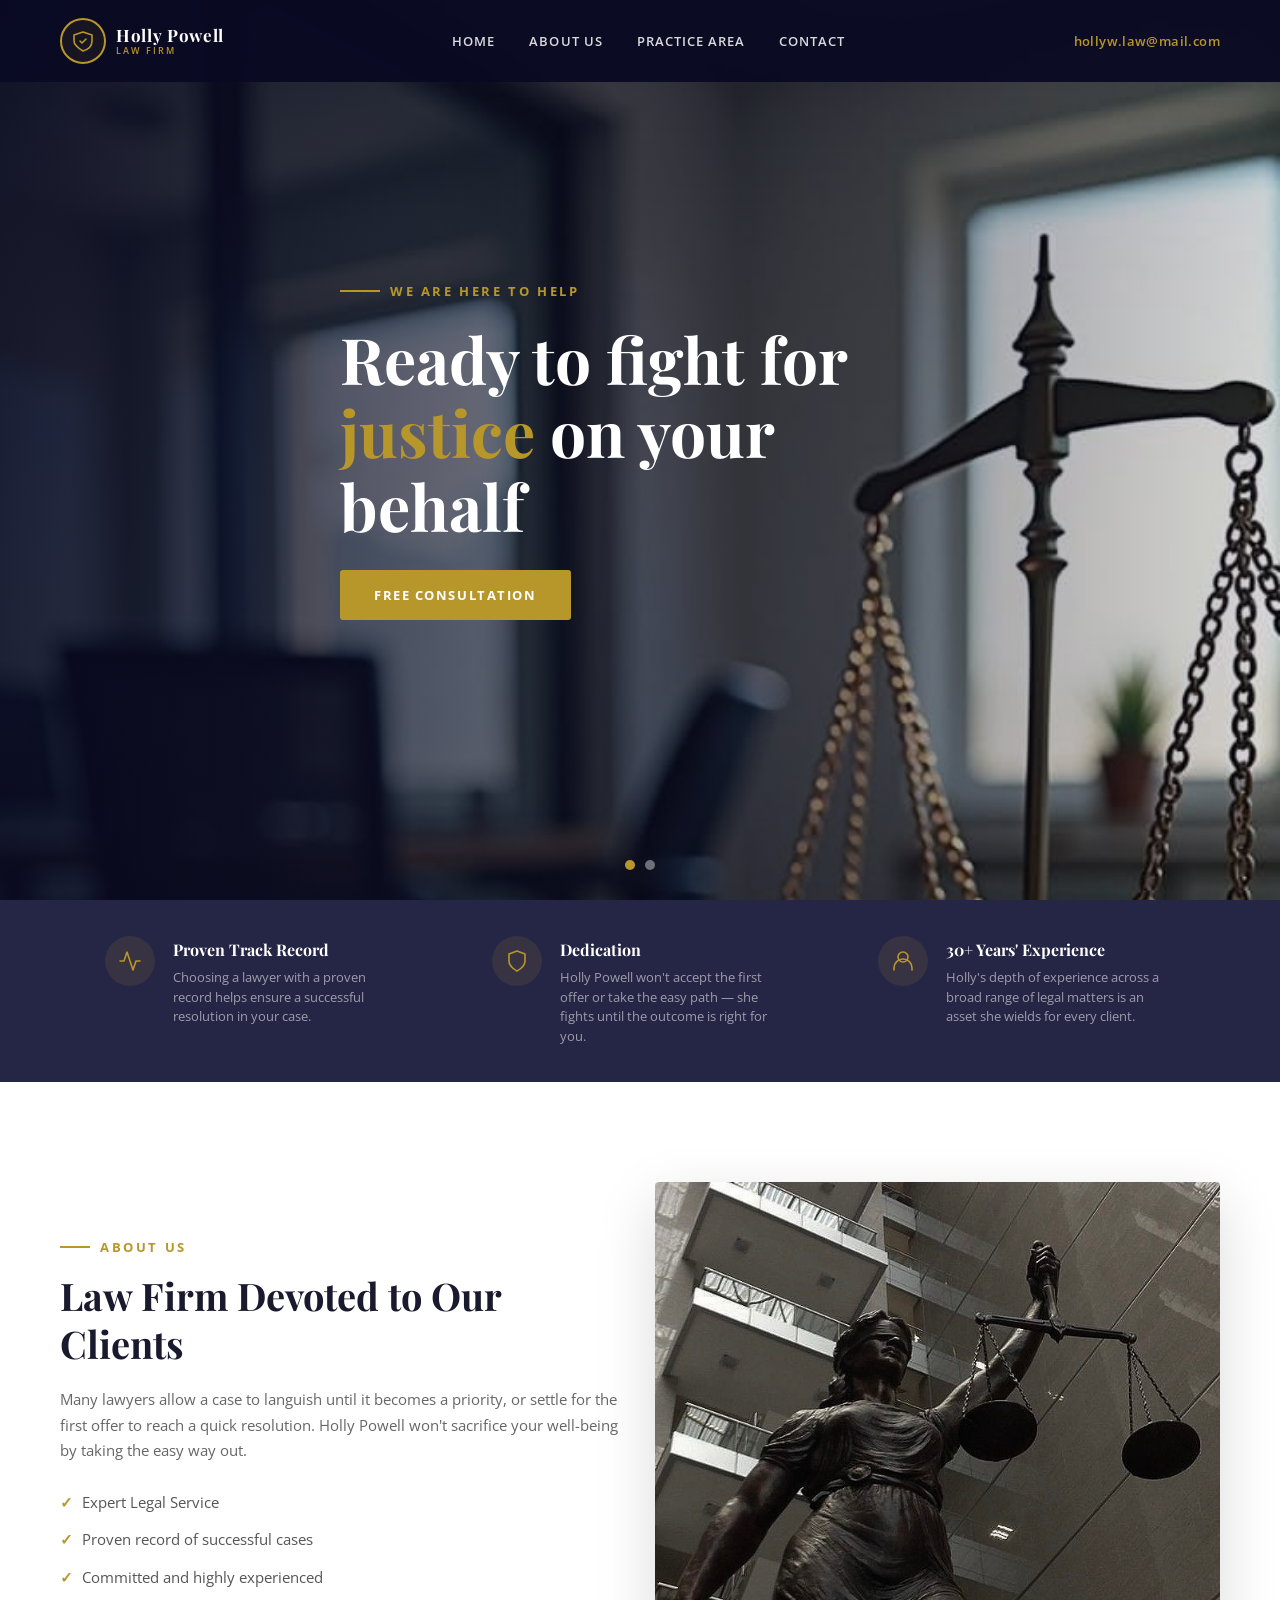
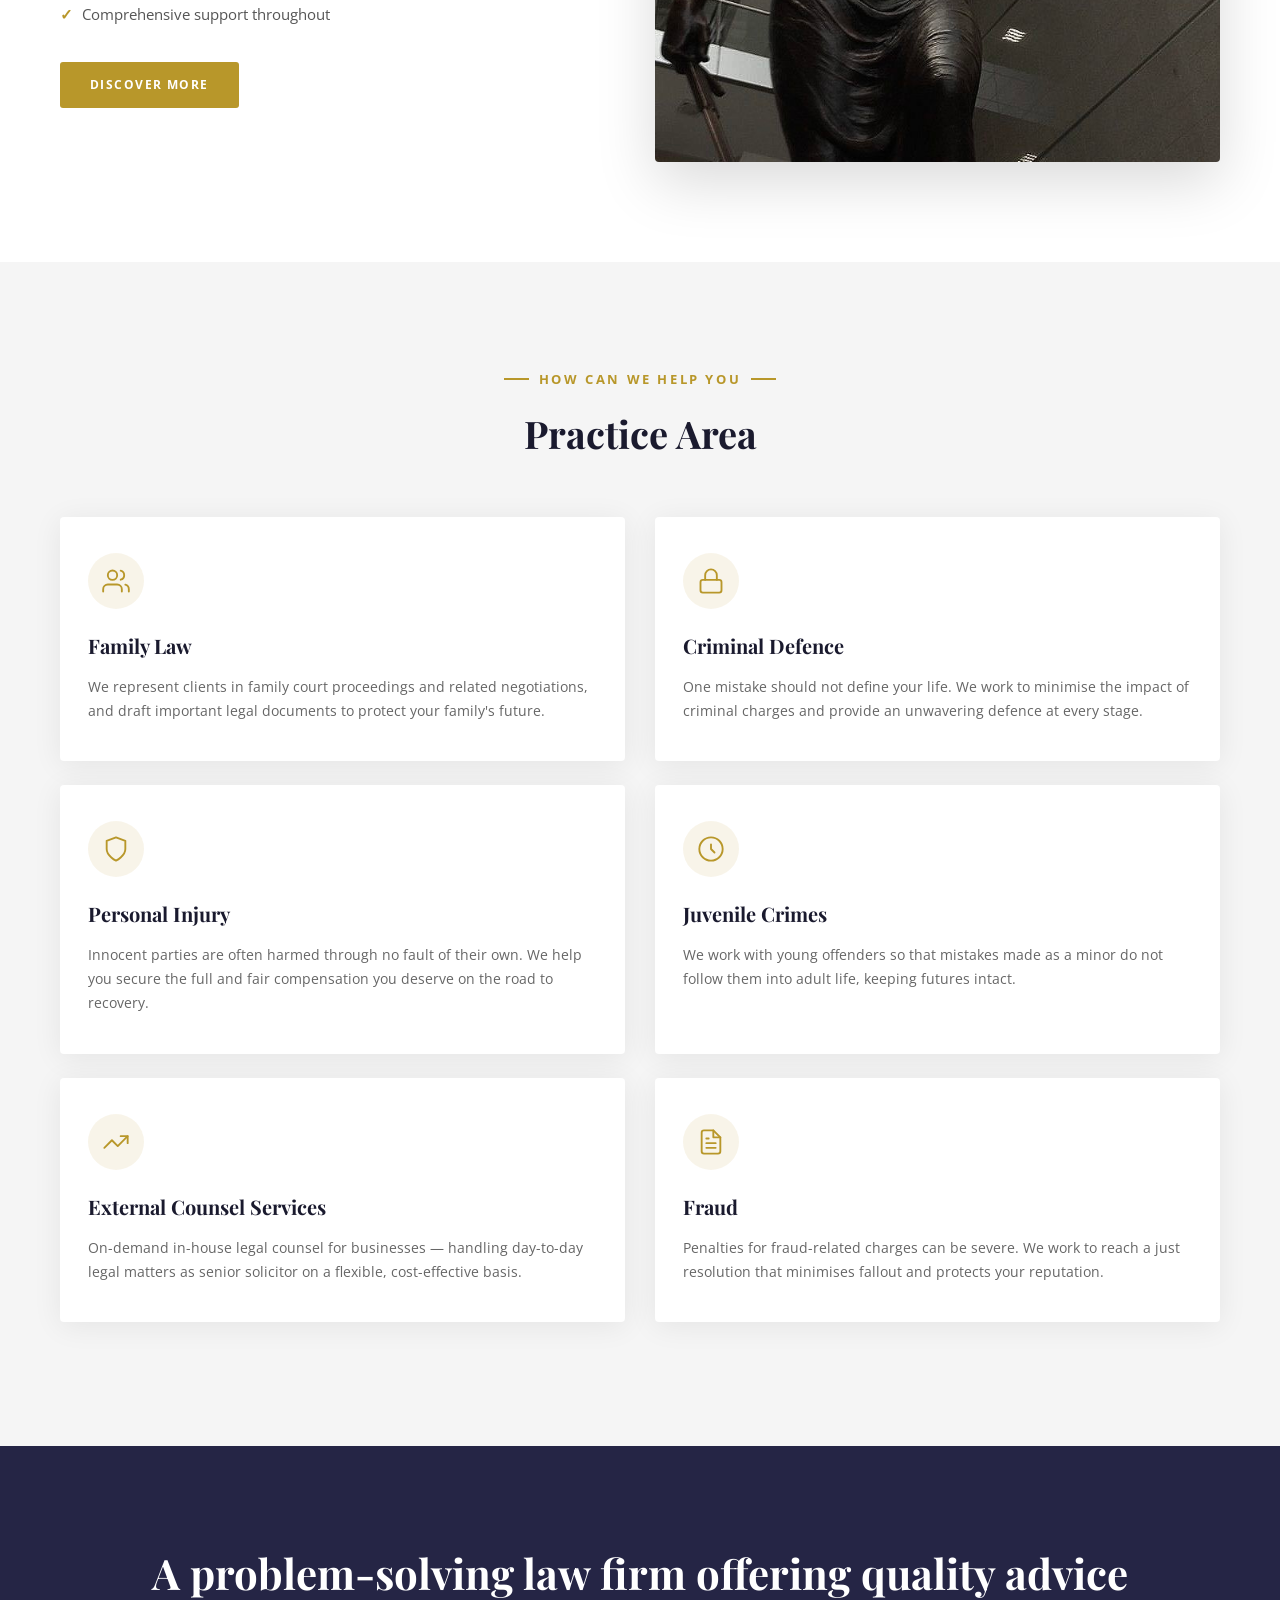
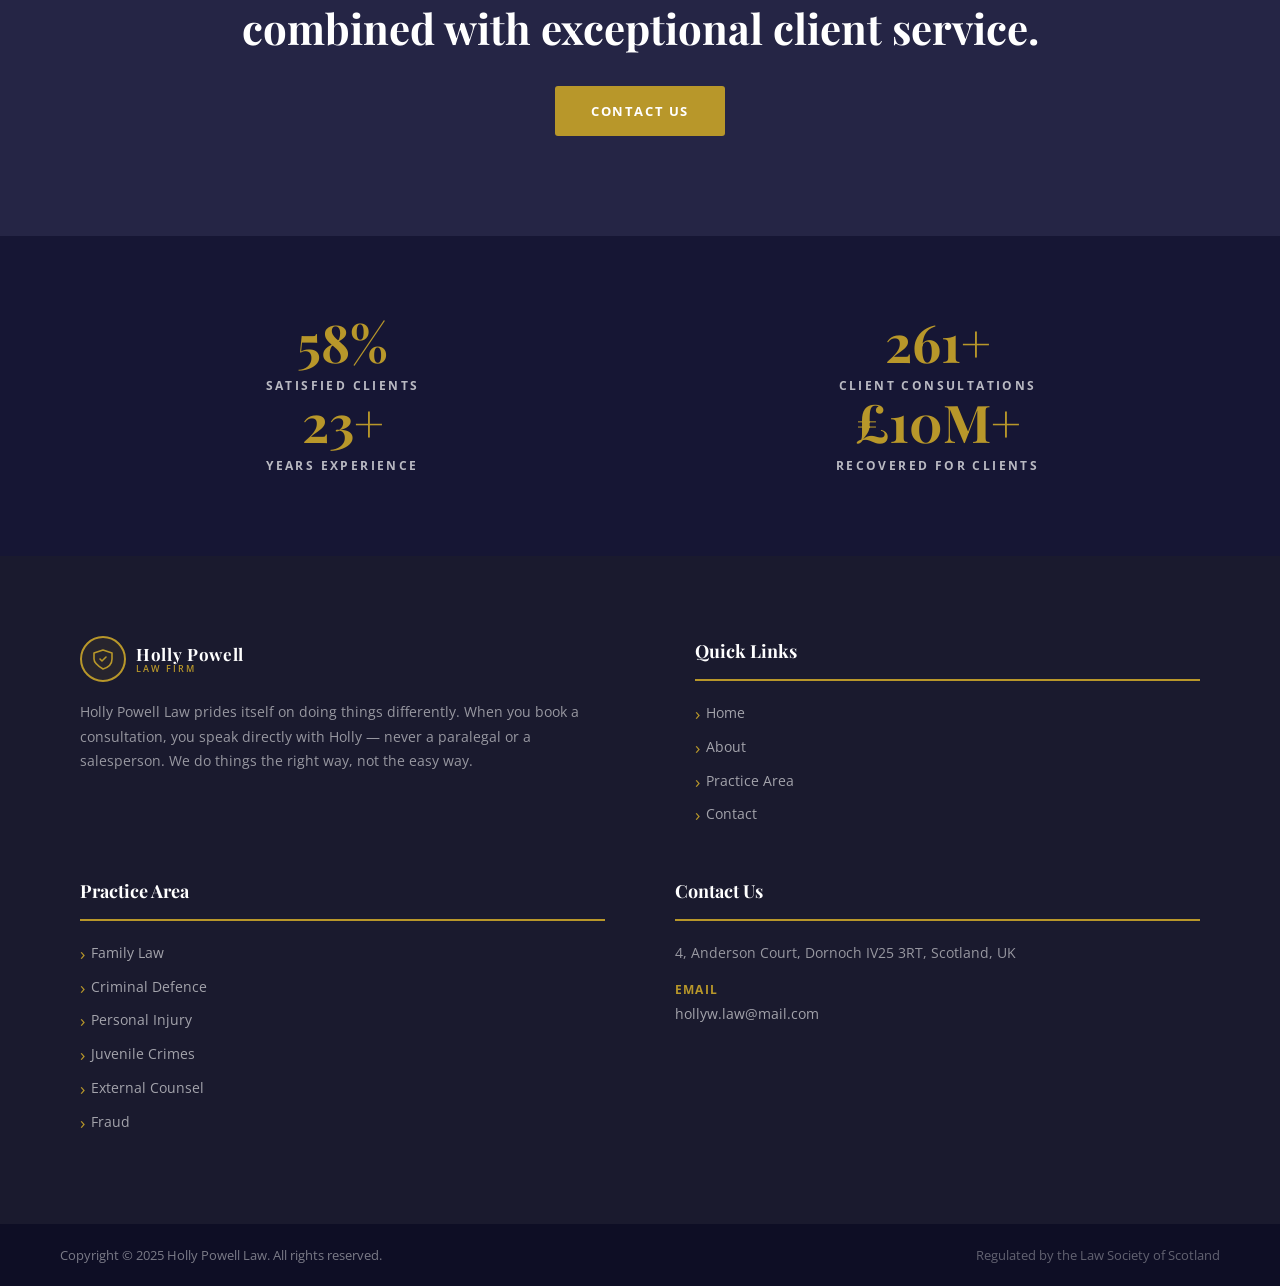
<file: index.html>
<!DOCTYPE html>
<html lang="en">
<head>
  <meta charset="UTF-8">
  <meta name="viewport" content="width=device-width, initial-scale=1, shrink-to-fit=no">
  <meta name="description" content="Holly Powell Law — expert legal counsel in criminal defence, personal injury, and family law. Based in Dornoch, Scotland.">
  <meta name="robots" content="index, follow">
  <meta name="author" content="Holly Powell Law">
  <meta property="og:title" content="Holly Powell Law | Criminal Defence, Personal Injury & Family Law">
  <meta property="og:description" content="Expert legal counsel in criminal defence, personal injury, and family law. Based in Dornoch, Scotland.">
  <meta property="og:type" content="website">
  <meta property="og:url" content="https://hollypowelllaw.com">
  <link rel="canonical" href="https://hollypowelllaw.com">
  <link rel="preconnect" href="https://fonts.googleapis.com">
  <link rel="preconnect" href="https://fonts.gstatic.com" crossorigin>
  <link href="https://fonts.googleapis.com/css2?family=Playfair+Display:wght@400;600;700&family=Open+Sans:wght@300;400;600;700&display=swap" rel="stylesheet">
  <link rel="stylesheet" href="assets/css/style.css">
  <link rel="icon" type="image/svg+xml" href="assets/favicon.svg">
  <title>Holly Powell - Solicitor in Criminal Defence, Personal Injury & Family Law | Dornoch</title>
  <meta name="google-site-verification" content="0Re8YHYxp65JtpxnJ_TwtwlA9rpJU9u4Q9Lk2vldwxE" />
  <script type="application/ld+json">
  {
    "@context": "https://schema.org",
    "@type": "LegalService",
    "name": "Holly Powell Law",
    "description": "Expert legal counsel in criminal defence, personal injury, and family law",
    "url": "https://hollypowelllaw.com",
    "image": "https://hollypowelllaw.com/assets/img/logo.jpg",
    "address": {
      "@type": "PostalAddress",
      "streetAddress": "Dornoch",
      "addressLocality": "Dornoch",
      "addressRegion": "Highland",
      "postalCode": "IV25",
      "addressCountry": "GB"
    },
    "areaServed": [
      {"@type": "City", "name": "Dornoch"},
      {"@type": "State", "name": "Highland"},
      {"@type": "Country", "name": "Scotland"}
    ],
    "serviceType": ["Criminal Defence", "Personal Injury", "Family Law"],
    "knowsAbout": ["Criminal Defence Law", "Personal Injury Law", "Family Law", "Juvenile Crimes", "Fraud Law"]
  }
  </script>
  <style>
    /* Index-page extras */
    .hero-slider { position: relative; }
    .hero-slide {
      display: none; min-height: 100vh;
      align-items: center; background-size: cover;
      background-position: center top; position: relative;
    }
    .hero-slide:first-child { display: flex; }
    .hero-slide::before {
      content: ''; position: absolute; inset: 0;
      background: linear-gradient(to right, rgba(10,10,35,0.84) 0%, rgba(10,10,35,0.5) 55%, rgba(10,10,35,0.15) 100%);
    }
    .hs1 { background-image: url('assets/img/slide-1.jpg'); }
    .hs2 { background-image: url('assets/img/slide-2.jpg'); background-position: center 20%; }

    .features-strip { background: var(--dark2); padding: 0; }
    .features-strip .row { margin: 0; }
    .feature-item {
      padding: 36px 30px; border-right: 1px solid rgba(255,255,255,0.07);
      display: flex; align-items: flex-start; gap: 18px;
    }
    .feature-item:last-child { border-right: none; }
    .feature-item .f-icon {
      width: 50px; height: 50px; flex-shrink: 0;
      background: rgba(184,151,42,0.12); border-radius: 50%;
      display: flex; align-items: center; justify-content: center;
    }
    .feature-item .f-icon svg { width: 24px; height: 24px; }
    .feature-item h4 {
      font-family: 'Playfair Display', serif;
      font-size: 16px; font-weight: 700; color: #fff; margin-bottom: 5px;
    }
    .feature-item p { font-size: 13px; color: rgba(255,255,255,0.55); line-height: 1.5; }
  </style>
</head>
<body>

<!-- PRELOADER -->
<div class="preloader">
  <div class="spinner">
    <div class="double-bounce1"></div>
    <div class="double-bounce2"></div>
  </div>
</div>

<!-- NAVBAR -->
<div class="navbar-area">
  <!-- Mobile -->
  <div class="mobile-nav">
    <a href="index.html" class="logo-svg-wrap">
      <div class="logo-crest">
        <svg viewBox="0 0 24 24" fill="none" stroke="#b8972a" stroke-width="1.6" stroke-linecap="round" stroke-linejoin="round">
          <path d="M3 6l9-3 9 3v6c0 5-4 8.5-9 10C7 19 3 15.5 3 12V6z"/>
          <path d="M9 12l2 2 4-4"/>
        </svg>
      </div>
      <div class="logo-wordmark">
        <span class="firm-name">Holly Powell</span>
        <span class="firm-tag">Law Firm</span>
      </div>
    </a>
    <button class="hamburger-btn" id="hamburger" aria-label="Toggle menu">
      <span></span><span></span><span></span>
    </button>
  </div>
  <div class="mobile-nav-menu" id="mobileNavMenu">
    <a href="index.html">Home</a>
    <a href="about.html">About Us</a>
    <a href="practice.html">Practice Area</a>
    <a href="contact.html">Contact</a>
  </div>

  <!-- Desktop -->
  <div class="lovells-nav-style-one">
    <div class="container">
      <nav class="navbar navbar-expand-md">
        <a class="brand" href="index.html">
          <div class="logo-svg-wrap">
            <div class="logo-crest">
              <svg viewBox="0 0 24 24" fill="none" stroke="#b8972a" stroke-width="1.6" stroke-linecap="round" stroke-linejoin="round">
                <path d="M3 6l9-3 9 3v6c0 5-4 8.5-9 10C7 19 3 15.5 3 12V6z"/>
                <path d="M9 12l2 2 4-4"/>
              </svg>
            </div>
            <div class="logo-wordmark">
              <span class="firm-name">Holly Powell</span>
              <span class="firm-tag">Law Firm</span>
            </div>
          </div>
        </a>
        <ul class="navbar-nav m-auto">
          <li class="nav-item"><a href="index.html" class="nav-link">Home</a></li>
          <li class="nav-item"><a href="about.html" class="nav-link">About Us</a></li>
          <li class="nav-item"><a href="practice.html" class="nav-link">Practice Area</a></li>
          <li class="nav-item"><a href="contact.html" class="nav-link">Contact</a></li>
        </ul>
        <div class="others-option">
          <span>hollyw.law@mail.com</span>
        </div>
      </nav>
    </div>
  </div>
</div>

<!-- HERO SLIDER -->
<div class="hero-slider" style="margin-top: 0;">
  <div class="hero-slide hs1">
    <img class="hero-slide-bg" src="assets/img/slide-1.jpg" alt="Law firm office background">
    <div class="container">
      <div class="hero-content fade-in">
        <p class="top-title">We are here to help</p>
        <h1>Ready to fight for<br><span>justice</span> on your behalf</h1>
        <a class="default-btn" href="contact.html">Free Consultation</a>
      </div>
    </div>
  </div>
  <div class="hero-slide hs2">
    <img class="hero-slide-bg" src="assets/img/ratherslide.jpg" alt="Gavel and law books background">
    <div class="container">
      <div class="hero-content fade-in">
        <p class="top-title">We are here to help</p>
        <h1>Providing sensitive support<br>and <span>practical solutions</span></h1>
        <a class="default-btn" href="contact.html">Free Consultation</a>
      </div>
    </div>
  </div>
  <div class="slider-dots">
    <button class="slider-dot active"></button>
    <button class="slider-dot"></button>
  </div>
</div>

<!-- FEATURES STRIP -->
<div class="features-strip">
  <div class="container">
    <div class="row">
      <div class="col-lg-4">
        <div class="feature-item fade-in">
          <div class="f-icon">
            <svg viewBox="0 0 24 24" fill="none" stroke="#b8972a" stroke-width="1.6" stroke-linecap="round" stroke-linejoin="round">
              <polyline points="22 12 18 12 15 21 9 3 6 12 2 12"/>
            </svg>
          </div>
          <div>
            <h4>Proven Track Record</h4>
            <p>Choosing a lawyer with a proven record helps ensure a successful resolution in your case.</p>
          </div>
        </div>
      </div>
      <div class="col-lg-4">
        <div class="feature-item fade-in">
          <div class="f-icon">
            <svg viewBox="0 0 24 24" fill="none" stroke="#b8972a" stroke-width="1.6" stroke-linecap="round" stroke-linejoin="round">
              <path d="M12 22s8-4 8-10V5l-8-3-8 3v7c0 6 8 10 8 10z"/>
            </svg>
          </div>
          <div>
            <h4>Dedication</h4>
            <p>Holly Powell won't accept the first offer or take the easy path — she fights until the outcome is right for you.</p>
          </div>
        </div>
      </div>
      <div class="col-lg-4">
        <div class="feature-item fade-in">
          <div class="f-icon">
            <svg viewBox="0 0 24 24" fill="none" stroke="#b8972a" stroke-width="1.6" stroke-linecap="round" stroke-linejoin="round">
              <circle cx="12" cy="8" r="5"/>
              <path d="M3 21v-2a9 9 0 0 1 18 0v2"/>
            </svg>
          </div>
          <div>
            <h4>30+ Years' Experience</h4>
            <p>Holly's depth of experience across a broad range of legal matters is an asset she wields for every client.</p>
          </div>
        </div>
      </div>
    </div>
  </div>
</div>

<!-- ABOUT AREA -->
<section class="about-area ptb-100">
  <div class="container">
    <div class="row align-items-center">
      <div class="col-lg-6">
        <div class="about-content-wrap mr-0 fade-in">
          <span>about us</span>
          <h2>Law Firm Devoted to Our Clients</h2>
          <p>Many lawyers allow a case to languish until it becomes a priority, or settle for the first offer to reach a quick resolution. Holly Powell won't sacrifice your well-being by taking the easy way out.</p>
          <ul class="about-list">
            <li>Expert Legal Service</li>
            <li>Proven record of successful cases</li>
            <li>Committed and highly experienced</li>
            <li>Comprehensive support throughout</li>
          </ul>
          <a href="about.html" class="default-btn" style="display:inline-block;background:var(--primary);color:#fff;padding:13px 30px;font-size:12px;font-weight:700;letter-spacing:.12em;text-transform:uppercase;border-radius:3px;">Discover More</a>
        </div>
      </div>
      <div class="col-lg-6">
        <div class="about-img fade-in">
          <img src="assets/img/the-firm.jpg" alt="Law Firm Devoted to Our Clients">
        </div>
      </div>
    </div>
  </div>
</section>

<!-- PRACTICE AREAS -->
<section class="practice-area-section">
  <div class="container">
    <div class="section-title-wrap fade-in">
      <p class="sub-title">How Can We Help You</p>
      <h2>Practice Area</h2>
    </div>
    <div class="row">
      <div class="col-lg-4 col-md-6 col-sm-6" style="margin-bottom:24px;">
        <div class="practice-card fade-in">
          <div class="icon">
            <svg viewBox="0 0 24 24" fill="none" stroke="#b8972a" stroke-width="1.6" stroke-linecap="round" stroke-linejoin="round">
              <path d="M17 21v-2a4 4 0 0 0-4-4H5a4 4 0 0 0-4 4v2"/><circle cx="9" cy="7" r="4"/>
              <path d="M23 21v-2a4 4 0 0 0-3-3.87"/><path d="M16 3.13a4 4 0 0 1 0 7.75"/>
            </svg>
          </div>
          <h3>Family Law</h3>
          <p>We represent clients in family court proceedings and related negotiations, and draft important legal documents to protect your family's future.</p>
        </div>
      </div>
      <div class="col-lg-4 col-md-6 col-sm-6" style="margin-bottom:24px;">
        <div class="practice-card fade-in">
          <div class="icon">
            <svg viewBox="0 0 24 24" fill="none" stroke="#b8972a" stroke-width="1.6" stroke-linecap="round" stroke-linejoin="round">
              <rect x="3" y="11" width="18" height="11" rx="2" ry="2"/>
              <path d="M7 11V7a5 5 0 0 1 10 0v4"/>
            </svg>
          </div>
          <h3>Criminal Defence</h3>
          <p>One mistake should not define your life. We work to minimise the impact of criminal charges and provide an unwavering defence at every stage.</p>
        </div>
      </div>
      <div class="col-lg-4 col-md-6 col-sm-6" style="margin-bottom:24px;">
        <div class="practice-card fade-in">
          <div class="icon">
            <svg viewBox="0 0 24 24" fill="none" stroke="#b8972a" stroke-width="1.6" stroke-linecap="round" stroke-linejoin="round">
              <path d="M12 22s8-4 8-10V5l-8-3-8 3v7c0 6 8 10 8 10z"/>
            </svg>
          </div>
          <h3>Personal Injury</h3>
          <p>Innocent parties are often harmed through no fault of their own. We help you secure the full and fair compensation you deserve on the road to recovery.</p>
        </div>
      </div>
      <div class="col-lg-4 col-md-6 col-sm-6" style="margin-bottom:24px;">
        <div class="practice-card fade-in">
          <div class="icon">
            <svg viewBox="0 0 24 24" fill="none" stroke="#b8972a" stroke-width="1.6" stroke-linecap="round" stroke-linejoin="round">
              <circle cx="12" cy="12" r="10"/>
              <path d="M12 8v4l3 3"/>
            </svg>
          </div>
          <h3>Juvenile Crimes</h3>
          <p>We work with young offenders so that mistakes made as a minor do not follow them into adult life, keeping futures intact.</p>
        </div>
      </div>
      <div class="col-lg-4 col-md-6 col-sm-6" style="margin-bottom:24px;">
        <div class="practice-card fade-in">
          <div class="icon">
            <svg viewBox="0 0 24 24" fill="none" stroke="#b8972a" stroke-width="1.6" stroke-linecap="round" stroke-linejoin="round">
              <polyline points="22 7 13.5 15.5 8.5 10.5 2 17"/><polyline points="16 7 22 7 22 13"/>
            </svg>
          </div>
          <h3>External Counsel Services</h3>
          <p>On-demand in-house legal counsel for businesses — handling day-to-day legal matters as senior solicitor on a flexible, cost-effective basis.</p>
        </div>
      </div>
      <div class="col-lg-4 col-md-6 col-sm-6" style="margin-bottom:24px;">
        <div class="practice-card fade-in">
          <div class="icon">
            <svg viewBox="0 0 24 24" fill="none" stroke="#b8972a" stroke-width="1.6" stroke-linecap="round" stroke-linejoin="round">
              <path d="M14 2H6a2 2 0 0 0-2 2v16a2 2 0 0 0 2 2h12a2 2 0 0 0 2-2V8z"/>
              <polyline points="14 2 14 8 20 8"/><line x1="16" y1="13" x2="8" y2="13"/>
              <line x1="16" y1="17" x2="8" y2="17"/><polyline points="10 9 9 9 8 9"/>
            </svg>
          </div>
          <h3>Fraud</h3>
          <p>Penalties for fraud-related charges can be severe. We work to reach a just resolution that minimises fallout and protects your reputation.</p>
        </div>
      </div>
    </div>
  </div>
</section>

<!-- CONTACT BANNER -->
<section class="contact-banner ptb-100">
  <div class="container">
    <div class="contact-banner-title fade-in">
      <h1>A problem-solving law firm offering quality advice combined with exceptional client service.</h1>
      <a class="default-btn" href="contact.html">Contact Us</a>
    </div>
  </div>
</section>

<!-- COUNTER STRIP -->
<section class="counter-area">
  <div class="container">
    <div class="row">
      <div class="col-lg-3 col-md-6 col-sm-6">
        <div class="counter-box fade-in">
          <h2><span class="count-up" data-target="98" data-suffix="%">0%</span></h2>
          <p>Satisfied Clients</p>
        </div>
      </div>
      <div class="col-lg-3 col-md-6 col-sm-6">
        <div class="counter-box fade-in">
          <h2><span class="count-up" data-target="500" data-suffix="+">0+</span></h2>
          <p>Client Consultations</p>
        </div>
      </div>
      <div class="col-lg-3 col-md-6 col-sm-6">
        <div class="counter-box fade-in">
          <h2><span class="count-up" data-target="30" data-suffix="+">0+</span></h2>
          <p>Years Experience</p>
        </div>
      </div>
      <div class="col-lg-3 col-md-6 col-sm-6">
        <div class="counter-box fade-in">
          <h2>£<span class="count-up" data-target="10" data-suffix="M+">0M+</span></h2>
          <p>Recovered for Clients</p>
        </div>
      </div>
    </div>
  </div>
</section>

<!-- FOOTER -->
<footer class="footer-top-area">
  <div class="container">
    <div class="row footer-wrapper">
      <div class="col-lg-4 col-sm-6 col-md-6">
        <div class="single-widget">
          <div class="footer-logo-wrap">
            <div class="logo-crest">
              <svg viewBox="0 0 24 24" fill="none" stroke="#b8972a" stroke-width="1.6" stroke-linecap="round" stroke-linejoin="round">
                <path d="M3 6l9-3 9 3v6c0 5-4 8.5-9 10C7 19 3 15.5 3 12V6z"/>
                <path d="M9 12l2 2 4-4"/>
              </svg>
            </div>
            <div class="logo-wordmark">
              <span class="firm-name" style="color:#fff;">Holly Powell</span>
              <span class="firm-tag">Law Firm</span>
            </div>
          </div>
          <p>Holly Powell Law prides itself on doing things differently. When you book a consultation, you speak directly with Holly — never a paralegal or a salesperson. We do things the right way, not the easy way.</p>
        </div>
      </div>
      <div class="col-lg-2 col-sm-6 col-md-6">
        <div class="single-widget single-widgets">
          <h3>Quick Links</h3>
          <ul>
            <li><a href="index.html">Home</a></li>
            <li><a href="about.html">About</a></li>
            <li><a href="practice.html">Practice Area</a></li>
            <li><a href="contact.html">Contact</a></li>
          </ul>
        </div>
      </div>
      <div class="col-lg-3 col-sm-6 col-md-6">
        <div class="single-widget single-widgetss">
          <h3>Practice Area</h3>
          <ul>
            <li><a href="practice.html">Family Law</a></li>
            <li><a href="practice.html">Criminal Defence</a></li>
            <li><a href="practice.html">Personal Injury</a></li>
            <li><a href="practice.html">Juvenile Crimes</a></li>
            <li><a href="practice.html">External Counsel</a></li>
            <li><a href="practice.html">Fraud</a></li>
          </ul>
        </div>
      </div>
      <div class="col-lg-3 col-sm-6 col-md-6">
        <div class="single-widget">
          <h3>Contact Us</h3>
          <p style="color:rgba(255,255,255,0.55);font-size:14px;margin-bottom:14px;">4, Anderson Court, Dornoch IV25 3RT, Scotland, UK</p>
          <div class="contact-item">
            <p><strong>Email</strong><a href="mailto:hollyw.law@mail.com">hollyw.law@mail.com</a></p>
          </div>
        </div>
      </div>
    </div>
  </div>
</footer>
<footer class="footer-bottom">
  <div class="container">
    <div class="row">
      <div class="col-lg-6 col-md-6">
        <p>Copyright &copy; 2025 Holly Powell Law. All rights reserved.</p>
      </div>
      <div class="col-lg-6 col-md-6" style="text-align:right;">
        <p style="color:rgba(255,255,255,0.35);">Regulated by the Law Society of Scotland</p>
      </div>
    </div>
  </div>
</footer>

<!-- Go Top -->
<div class="go-top">
  <svg viewBox="0 0 24 24" fill="none" stroke="#fff" stroke-width="2.5" stroke-linecap="round" stroke-linejoin="round">
    <polyline points="18 15 12 9 6 15"/>
  </svg>
</div>

<script src="assets/js/custom.js"></script>
</body>
</html>
</file>
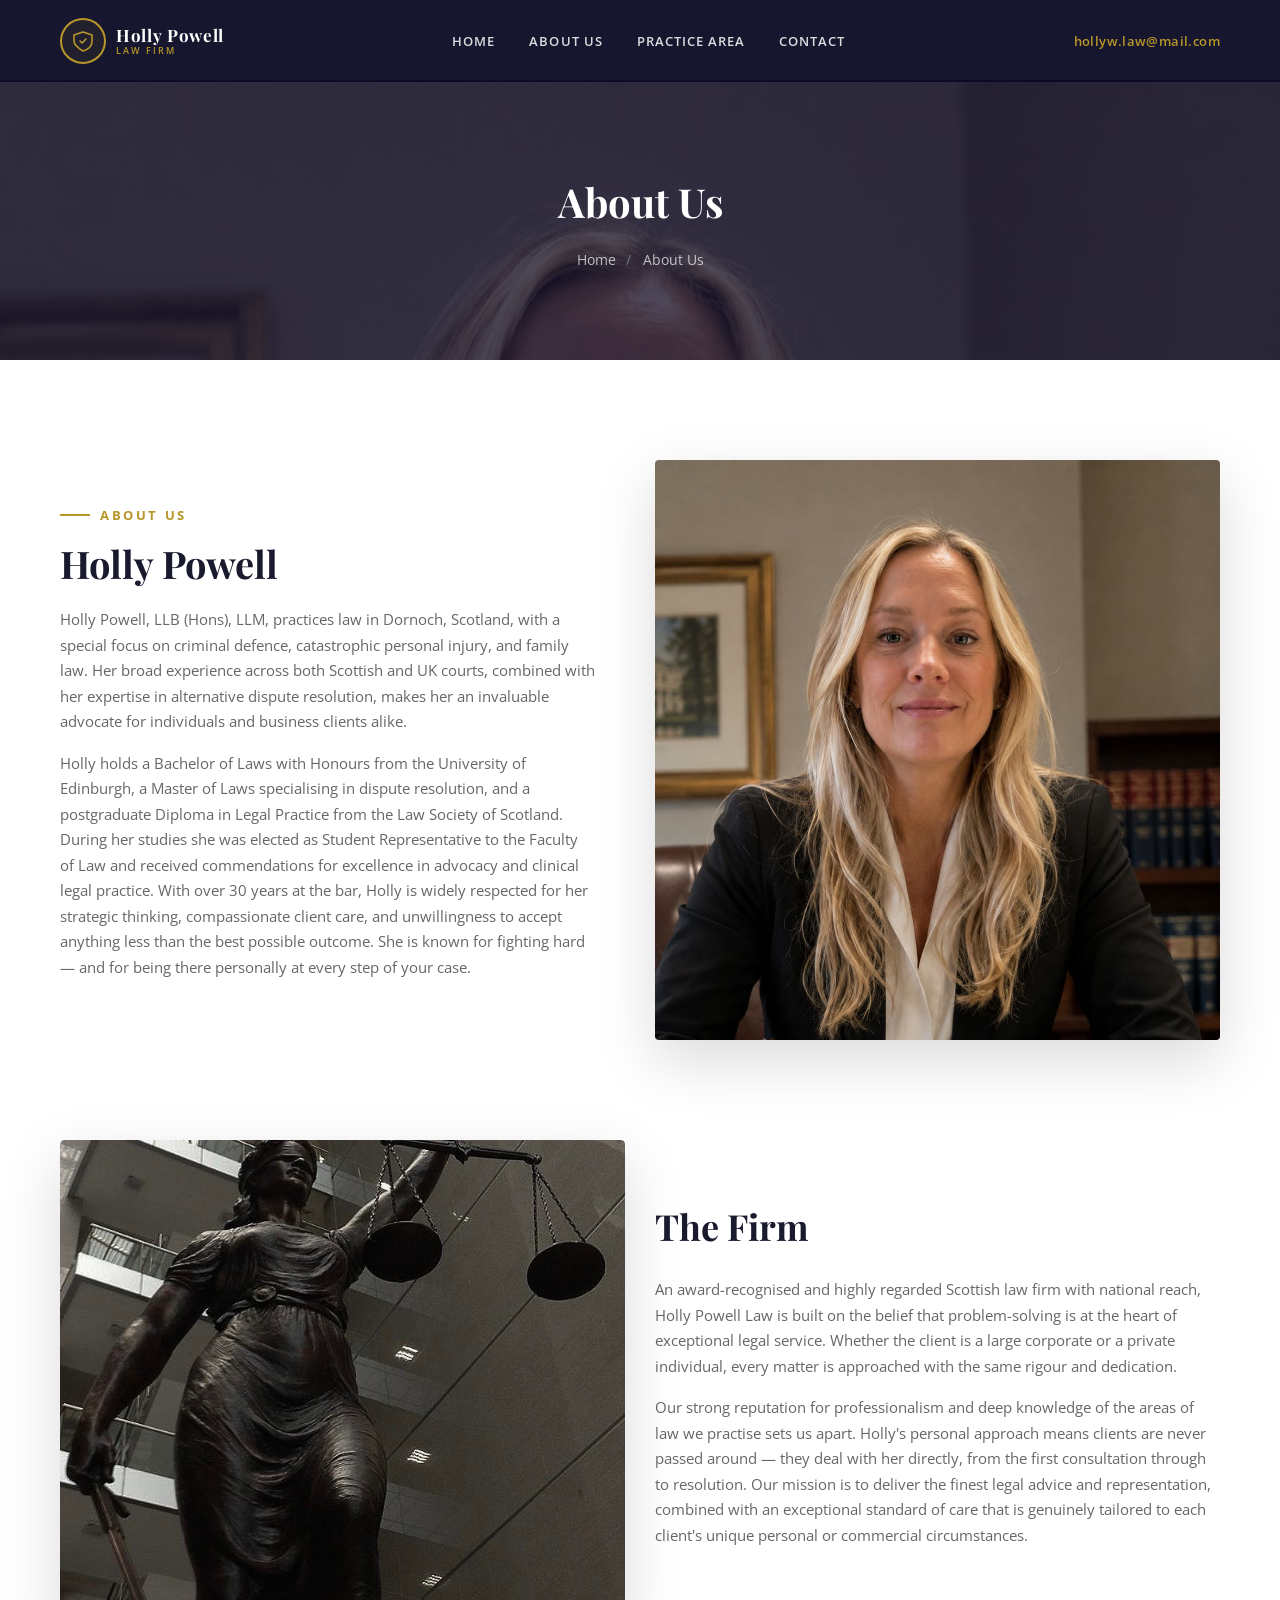
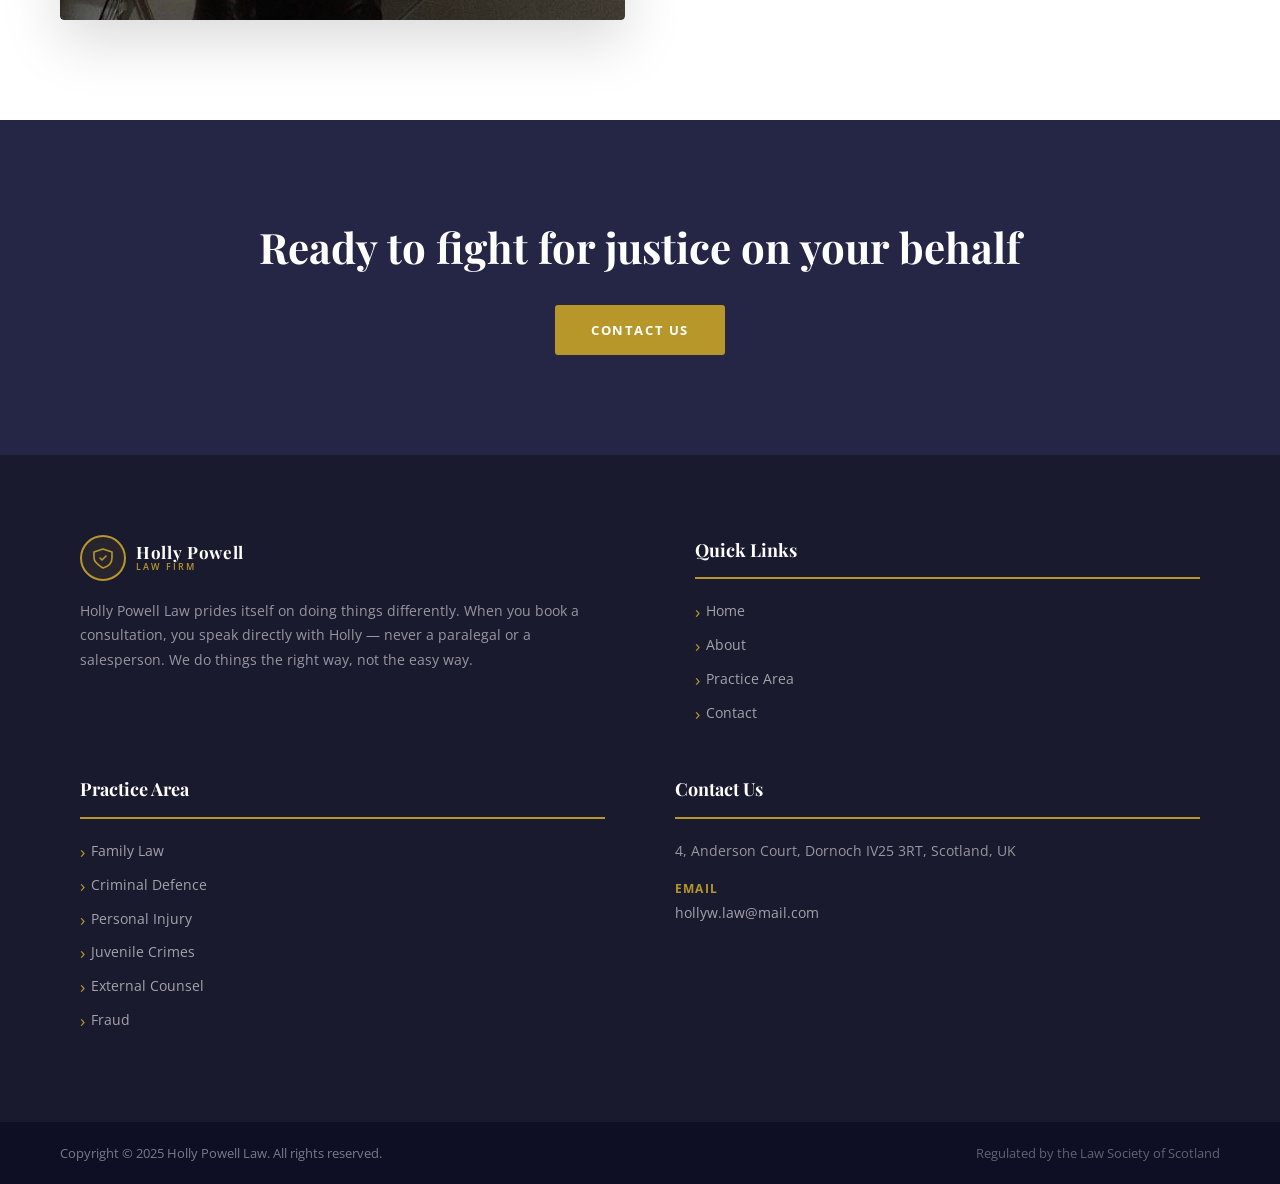
<file: about.html>
<!DOCTYPE html>
<html lang="en">
<head>
  <meta charset="UTF-8">
  <meta name="viewport" content="width=device-width, initial-scale=1, shrink-to-fit=no">
  <meta name="description" content="About Holly Powell — experienced solicitor with over 30 years in criminal defence, personal injury, and family law based in Dornoch, Scotland.">
  <meta name="robots" content="index, follow">
  <meta name="author" content="Holly Powell">
  <meta property="og:title" content="About Holly Powell - Experienced Solicitor in Scotland">
  <meta property="og:description" content="Learn about Holly Powell, an experienced solicitor with 30+ years in criminal defence, personal injury, and family law.">
  <meta property="og:type" content="profile">
  <meta property="og:url" content="https://hollypowelllaw.com/about.html">
  <link rel="canonical" href="https://hollypowelllaw.com/about.html">
  <link rel="preconnect" href="https://fonts.googleapis.com">
  <link rel="preconnect" href="https://fonts.gstatic.com" crossorigin>
  <link href="https://fonts.googleapis.com/css2?family=Playfair+Display:wght@400;600;700&family=Open+Sans:wght@300;400;600;700&display=swap" rel="stylesheet">
  <link rel="stylesheet" href="assets/css/style.css">
  <link rel="icon" type="image/svg+xml" href="assets/favicon.svg">
  <title>Holly Powell - Solicitor Profile | Expert in Criminal Defence, Personal Injury & Family Law</title>
  <script type="application/ld+json">
  {
    "@context": "https://schema.org",
    "@type": "Person",
    "name": "Holly Powell",
    "jobTitle": "Solicitor",
    "description": "Experienced solicitor with 30+ years in criminal defence, personal injury, and family law",
    "url": "https://hollypowelllaw.com/about.html",
    "image": "https://hollypowelllaw.com/assets/img/about/holly.jpg",
    "address": {
      "@type": "PostalAddress",
      "addressLocality": "Dornoch",
      "addressRegion": "Highland",
      "addressCountry": "GB"
    },
    "sameAs": ["https://hollypowelllaw.com"]
  }
  </script>
</head>
<body>

<!-- PRELOADER -->
<div class="preloader">
  <div class="spinner">
    <div class="double-bounce1"></div>
    <div class="double-bounce2"></div>
  </div>
</div>

<!-- NAVBAR -->
<div class="navbar-area">
  <div class="mobile-nav">
    <a href="index.html" class="logo-svg-wrap">
      <div class="logo-crest">
        <svg viewBox="0 0 24 24" fill="none" stroke="#b8972a" stroke-width="1.6" stroke-linecap="round" stroke-linejoin="round">
          <path d="M3 6l9-3 9 3v6c0 5-4 8.5-9 10C7 19 3 15.5 3 12V6z"/>
          <path d="M9 12l2 2 4-4"/>
        </svg>
      </div>
      <div class="logo-wordmark">
        <span class="firm-name">Holly Powell</span>
        <span class="firm-tag">Law Firm</span>
      </div>
    </a>
    <button class="hamburger-btn" id="hamburger" aria-label="Toggle menu">
      <span></span><span></span><span></span>
    </button>
  </div>
  <div class="mobile-nav-menu" id="mobileNavMenu">
    <a href="index.html">Home</a>
    <a href="about.html">About Us</a>
    <a href="practice.html">Practice Area</a>
    <a href="contact.html">Contact</a>
  </div>
  <div class="lovells-nav-style-one">
    <div class="container">
      <nav class="navbar navbar-expand-md">
        <a class="brand" href="index.html">
          <div class="logo-svg-wrap">
            <div class="logo-crest">
              <svg viewBox="0 0 24 24" fill="none" stroke="#b8972a" stroke-width="1.6" stroke-linecap="round" stroke-linejoin="round">
                <path d="M3 6l9-3 9 3v6c0 5-4 8.5-9 10C7 19 3 15.5 3 12V6z"/>
                <path d="M9 12l2 2 4-4"/>
              </svg>
            </div>
            <div class="logo-wordmark">
              <span class="firm-name">Holly Powell</span>
              <span class="firm-tag">Law Firm</span>
            </div>
          </div>
        </a>
        <ul class="navbar-nav m-auto">
          <li class="nav-item"><a href="index.html" class="nav-link">Home</a></li>
          <li class="nav-item"><a href="about.html" class="nav-link">About Us</a></li>
          <li class="nav-item"><a href="practice.html" class="nav-link">Practice Area</a></li>
          <li class="nav-item"><a href="contact.html" class="nav-link">Contact</a></li>
        </ul>
        <div class="others-option">
          <span>hollyw.law@mail.com</span>
        </div>
      </nav>
    </div>
  </div>
</div>

<!-- PAGE TITLE -->
<div class="page-title-area item-bg-1">
  <div class="container">
    <div class="page-title-content">
      <h2>About Us</h2>
      <ul>
        <li><a href="index.html">Home <span style="margin:0 6px;opacity:.5;">/</span></a></li>
        <li>About Us</li>
      </ul>
    </div>
  </div>
</div>

<!-- ABOUT HOLLY -->
<section class="about-area ptb-100">
  <div class="container">
    <div class="row align-items-center">
      <div class="col-lg-6">
        <div class="about-content-wrap about-rm mr-0 fade-in">
          <span>about us</span>
          <h2>Holly Powell</h2>
          <p>Holly Powell, LLB (Hons), LLM, practices law in Dornoch, Scotland, with a special focus on criminal defence, catastrophic personal injury, and family law. Her broad experience across both Scottish and UK courts, combined with her expertise in alternative dispute resolution, makes her an invaluable advocate for individuals and business clients alike.</p>
          <p>Holly holds a Bachelor of Laws with Honours from the University of Edinburgh, a Master of Laws specialising in dispute resolution, and a postgraduate Diploma in Legal Practice from the Law Society of Scotland. During her studies she was elected as Student Representative to the Faculty of Law and received commendations for excellence in advocacy and clinical legal practice. With over 30 years at the bar, Holly is widely respected for her strategic thinking, compassionate client care, and unwillingness to accept anything less than the best possible outcome. She is known for fighting hard — and for being there personally at every step of your case.</p>
        </div>
      </div>
      <div class="col-lg-6">
        <div class="about-img abouts-rm fade-in">
          <img src="assets/img/holly.jpg" alt="Holly Powell, Solicitor and Advocate">
        </div>
      </div>
    </div>
  </div>
</section>

<!-- THE FIRM -->
<section class="our-mission pb-100">
  <div class="container">
    <div class="row align-items-center">
      <div class="col-lg-6">
        <div class="video-wrap mission-video fade-in">
          <img src="assets/img/the-firm.jpg" alt="The Firm" style="display:block;width:100%;height:auto;">
        </div>
      </div>
      <div class="col-lg-6">
        <div class="mission-title fade-in">
          <h2>The Firm</h2>
          <p>An award-recognised and highly regarded Scottish law firm with national reach, Holly Powell Law is built on the belief that problem-solving is at the heart of exceptional legal service. Whether the client is a large corporate or a private individual, every matter is approached with the same rigour and dedication.</p>
          <p>Our strong reputation for professionalism and deep knowledge of the areas of law we practise sets us apart. Holly's personal approach means clients are never passed around — they deal with her directly, from the first consultation through to resolution. Our mission is to deliver the finest legal advice and representation, combined with an exceptional standard of care that is genuinely tailored to each client's unique personal or commercial circumstances.</p>
        </div>
      </div>
    </div>
  </div>
</section>

<!-- CONTACT BANNER -->
<section class="contact-banner ptb-100">
  <div class="container">
    <div class="contact-banner-title fade-in">
      <h1>Ready to fight for justice on your behalf</h1>
      <a class="default-btn" href="contact.html">Contact Us</a>
    </div>
  </div>
</section>

<!-- FOOTER -->
<footer class="footer-top-area">
  <div class="container">
    <div class="row footer-wrapper">
      <div class="col-lg-4 col-sm-6 col-md-6">
        <div class="single-widget">
          <div class="footer-logo-wrap">
            <div class="logo-crest">
              <svg viewBox="0 0 24 24" fill="none" stroke="#b8972a" stroke-width="1.6" stroke-linecap="round" stroke-linejoin="round">
                <path d="M3 6l9-3 9 3v6c0 5-4 8.5-9 10C7 19 3 15.5 3 12V6z"/>
                <path d="M9 12l2 2 4-4"/>
              </svg>
            </div>
            <div class="logo-wordmark">
              <span class="firm-name" style="color:#fff;">Holly Powell</span>
              <span class="firm-tag">Law Firm</span>
            </div>
          </div>
          <p>Holly Powell Law prides itself on doing things differently. When you book a consultation, you speak directly with Holly — never a paralegal or a salesperson. We do things the right way, not the easy way.</p>
        </div>
      </div>
      <div class="col-lg-2 col-sm-6 col-md-6">
        <div class="single-widget single-widgets">
          <h3>Quick Links</h3>
          <ul>
            <li><a href="index.html">Home</a></li>
            <li><a href="about.html">About</a></li>
            <li><a href="practice.html">Practice Area</a></li>
            <li><a href="contact.html">Contact</a></li>
          </ul>
        </div>
      </div>
      <div class="col-lg-3 col-sm-6 col-md-6">
        <div class="single-widget single-widgetss">
          <h3>Practice Area</h3>
          <ul>
            <li><a href="practice.html">Family Law</a></li>
            <li><a href="practice.html">Criminal Defence</a></li>
            <li><a href="practice.html">Personal Injury</a></li>
            <li><a href="practice.html">Juvenile Crimes</a></li>
            <li><a href="practice.html">External Counsel</a></li>
            <li><a href="practice.html">Fraud</a></li>
          </ul>
        </div>
      </div>
      <div class="col-lg-3 col-sm-6 col-md-6">
        <div class="single-widget">
          <h3>Contact Us</h3>
          <p style="color:rgba(255,255,255,0.55);font-size:14px;margin-bottom:14px;">4, Anderson Court, Dornoch IV25 3RT, Scotland, UK</p>
          <div class="contact-item">
            <p><strong>Email</strong><a href="mailto:hollyw.law@mail.com">hollyw.law@mail.com</a></p>
          </div>
        </div>
      </div>
    </div>
  </div>
</footer>
<footer class="footer-bottom">
  <div class="container">
    <div class="row">
      <div class="col-lg-6 col-md-6">
        <p>Copyright &copy; 2025 Holly Powell Law. All rights reserved.</p>
      </div>
      <div class="col-lg-6 col-md-6" style="text-align:right;">
        <p style="color:rgba(255,255,255,0.35);">Regulated by the Law Society of Scotland</p>
      </div>
    </div>
  </div>
</footer>

<div class="go-top">
  <svg viewBox="0 0 24 24" fill="none" stroke="#fff" stroke-width="2.5" stroke-linecap="round" stroke-linejoin="round">
    <polyline points="18 15 12 9 6 15"/>
  </svg>
</div>

<script src="assets/js/custom.js"></script>
</body>
</html>
</file>
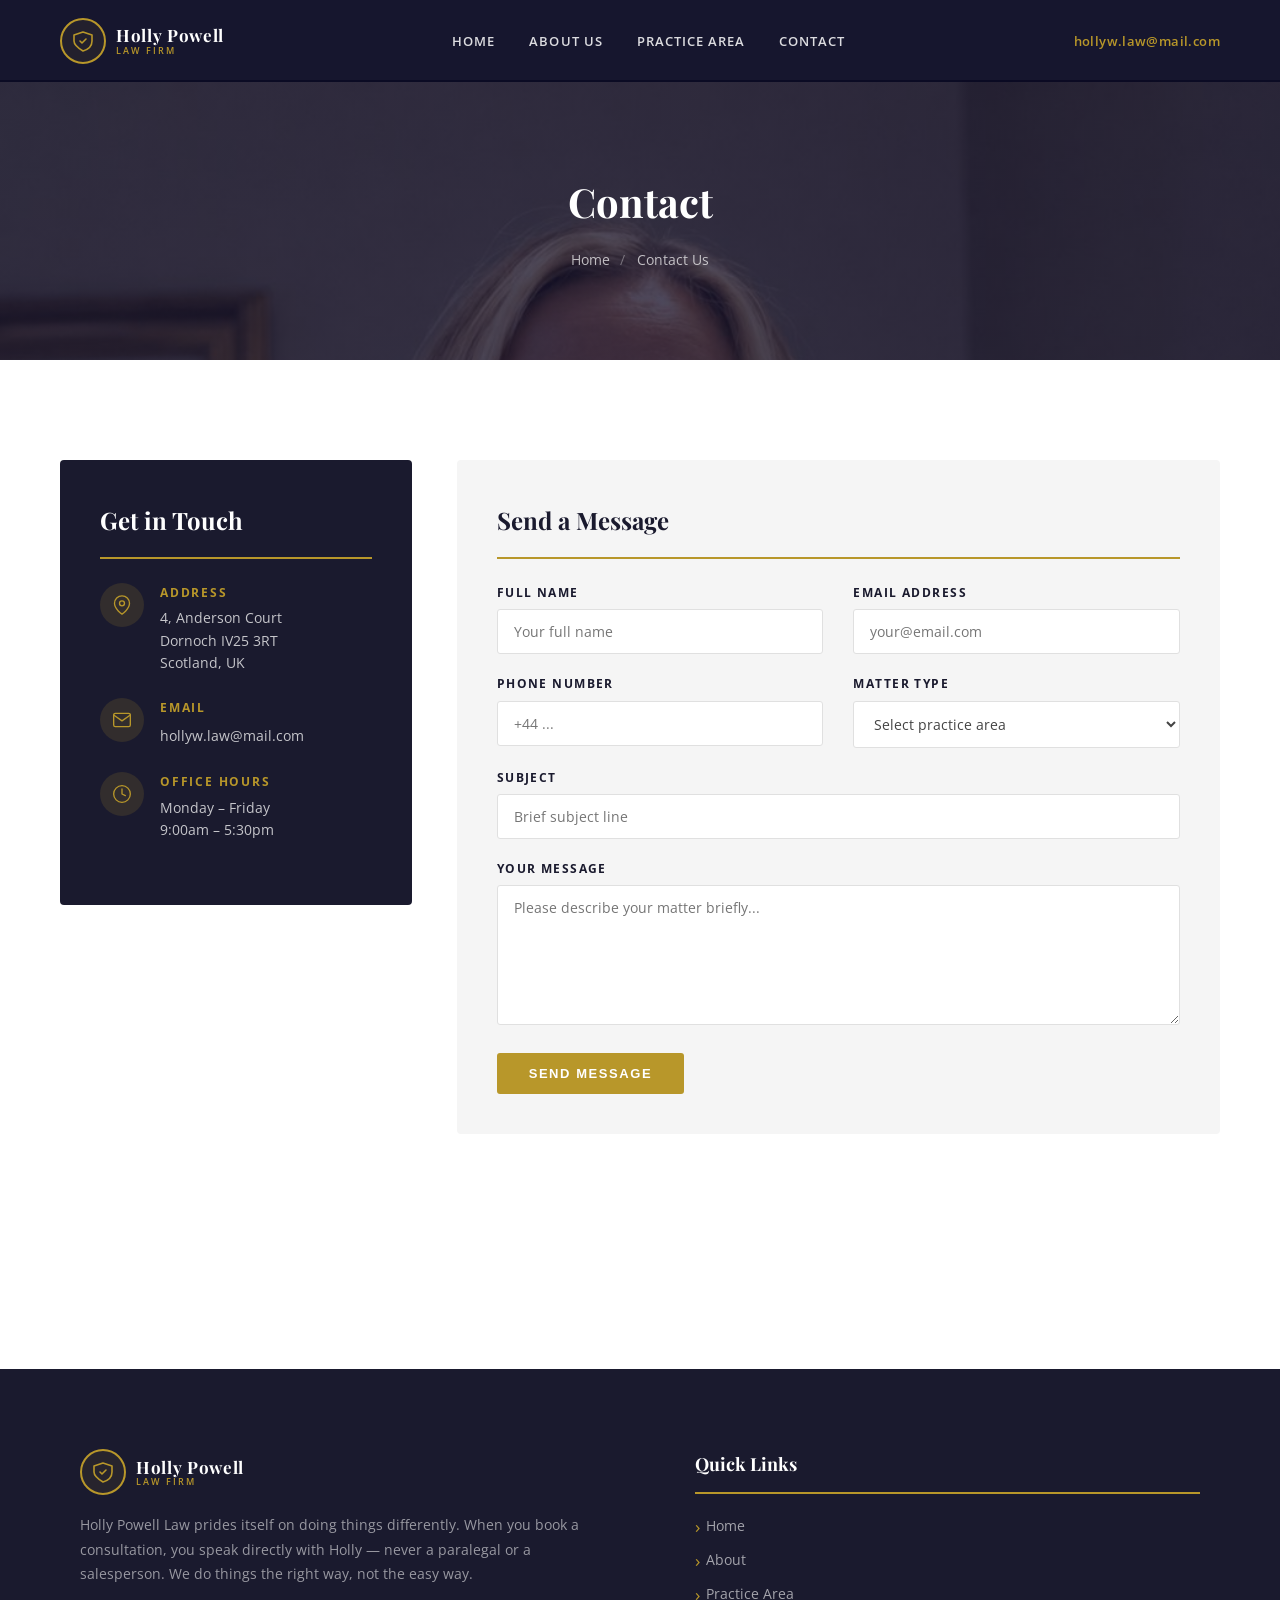
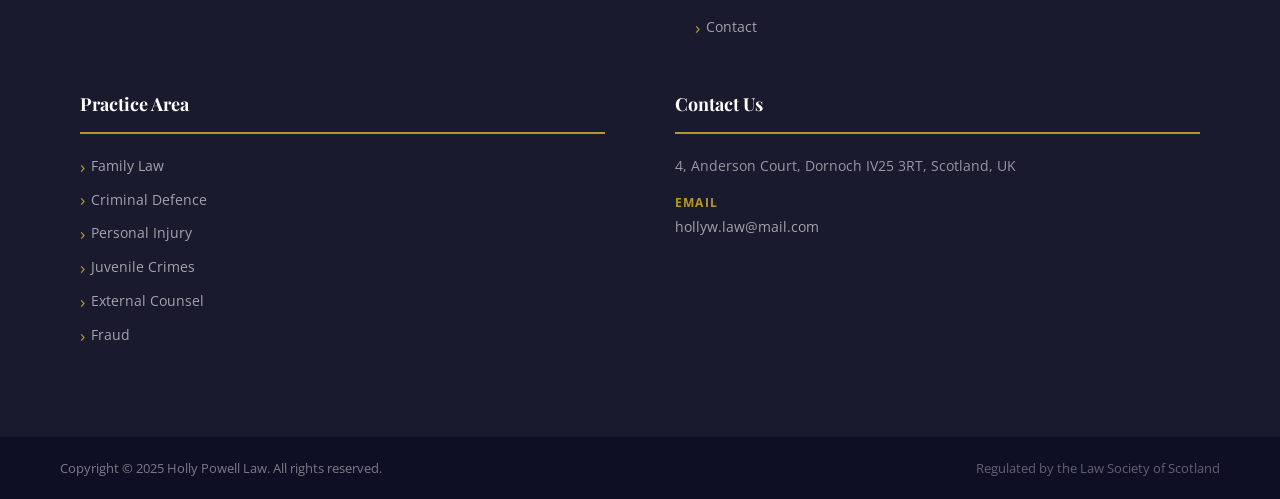
<file: contact.html>
<!DOCTYPE html>
<html lang="en">
<head>
  <meta charset="UTF-8">
  <meta name="viewport" content="width=device-width, initial-scale=1, shrink-to-fit=no">
  <meta name="description" content="Contact Holly Powell Law — book a consultation at our Dornoch, Scotland office or reach us by email.">
  <meta name="robots" content="index, follow">
  <meta name="author" content="Holly Powell Law">
  <meta property="og:title" content="Contact Holly Powell Law - Dornoch, Scotland">
  <meta property="og:description" content="Book a consultation with Holly Powell Law in Dornoch, Scotland. Criminal defence, personal injury, and family law services.">
  <meta property="og:type" content="website">
  <meta property="og:url" content="https://hollypowelllaw.com/contact.html">
  <link rel="canonical" href="https://hollypowelllaw.com/contact.html">
  <link rel="preconnect" href="https://fonts.googleapis.com">
  <link rel="preconnect" href="https://fonts.gstatic.com" crossorigin>
  <link href="https://fonts.googleapis.com/css2?family=Playfair+Display:wght@400;600;700&family=Open+Sans:wght@300;400;600;700&display=swap" rel="stylesheet">
  <link rel="stylesheet" href="assets/css/style.css">
  <link rel="icon" type="image/svg+xml" href="assets/favicon.svg">
  <title>Contact Holly Powell - Solicitor in Dornoch | Free Legal Consultation</title>
  <script type="application/ld+json">
  {
    "@context": "https://schema.org",
    "@type": "LocalBusiness",
    "name": "Holly Powell Law",
    "url": "https://hollypowelllaw.com/contact.html",
    "address": {
      "@type": "PostalAddress",
      "addressLocality": "Dornoch",
      "addressRegion": "Highland",
      "addressCountry": "GB"
    },
    "contactPoint": {
      "@type": "ContactPoint",
      "contactType": "Customer Service",
      "email": "info@hollypowell.law"
    }
  }
  </script>
</head>
<body>

<!-- PRELOADER -->
<div class="preloader">
  <div class="spinner">
    <div class="double-bounce1"></div>
    <div class="double-bounce2"></div>
  </div>
</div>

<!-- NAVBAR -->
<div class="navbar-area">
  <div class="mobile-nav">
    <a href="index.html" class="logo-svg-wrap">
      <div class="logo-crest">
        <svg viewBox="0 0 24 24" fill="none" stroke="#b8972a" stroke-width="1.6" stroke-linecap="round" stroke-linejoin="round">
          <path d="M3 6l9-3 9 3v6c0 5-4 8.5-9 10C7 19 3 15.5 3 12V6z"/>
          <path d="M9 12l2 2 4-4"/>
        </svg>
      </div>
      <div class="logo-wordmark">
        <span class="firm-name">Holly Powell</span>
        <span class="firm-tag">Law Firm</span>
      </div>
    </a>
    <button class="hamburger-btn" id="hamburger" aria-label="Toggle menu">
      <span></span><span></span><span></span>
    </button>
  </div>
  <div class="mobile-nav-menu" id="mobileNavMenu">
    <a href="index.html">Home</a>
    <a href="about.html">About Us</a>
    <a href="practice.html">Practice Area</a>
    <a href="contact.html">Contact</a>
  </div>
  <div class="lovells-nav-style-one">
    <div class="container">
      <nav class="navbar navbar-expand-md">
        <a class="brand" href="index.html">
          <div class="logo-svg-wrap">
            <div class="logo-crest">
              <svg viewBox="0 0 24 24" fill="none" stroke="#b8972a" stroke-width="1.6" stroke-linecap="round" stroke-linejoin="round">
                <path d="M3 6l9-3 9 3v6c0 5-4 8.5-9 10C7 19 3 15.5 3 12V6z"/>
                <path d="M9 12l2 2 4-4"/>
              </svg>
            </div>
            <div class="logo-wordmark">
              <span class="firm-name">Holly Powell</span>
              <span class="firm-tag">Law Firm</span>
            </div>
          </div>
        </a>
        <ul class="navbar-nav m-auto">
          <li class="nav-item"><a href="index.html" class="nav-link">Home</a></li>
          <li class="nav-item"><a href="about.html" class="nav-link">About Us</a></li>
          <li class="nav-item"><a href="practice.html" class="nav-link">Practice Area</a></li>
          <li class="nav-item"><a href="contact.html" class="nav-link">Contact</a></li>
        </ul>
        <div class="others-option">
          <span>hollyw.law@mail.com</span>
        </div>
      </nav>
    </div>
  </div>
</div>

<!-- PAGE TITLE -->
<div class="page-title-area item-bg-1">
  <div class="container">
    <div class="page-title-content">
      <h2>Contact</h2>
      <ul>
        <li><a href="index.html">Home <span style="margin:0 6px;opacity:.5;">/</span></a></li>
        <li>Contact Us</li>
      </ul>
    </div>
  </div>
</div>

<!-- CONTACT AREA -->
<section class="contact-area">
  <div class="container">
    <div class="row" style="gap: 0; align-items: start;">
      <div class="col-lg-4" style="padding-right:30px;">
        <div class="contact-info-box fade-in">
          <h3>Get in Touch</h3>

          <div class="contact-info-item">
            <div class="icon">
              <svg viewBox="0 0 24 24" fill="none" stroke="#b8972a" stroke-width="1.6" stroke-linecap="round" stroke-linejoin="round">
                <path d="M21 10c0 7-9 13-9 13S3 17 3 10a9 9 0 0 1 18 0z"/>
                <circle cx="12" cy="10" r="3"/>
              </svg>
            </div>
            <div class="text">
              <strong>Address</strong>
              <p>4, Anderson Court<br>Dornoch IV25 3RT<br>Scotland, UK</p>
            </div>
          </div>

          <div class="contact-info-item">
            <div class="icon">
              <svg viewBox="0 0 24 24" fill="none" stroke="#b8972a" stroke-width="1.6" stroke-linecap="round" stroke-linejoin="round">
                <path d="M4 4h16c1.1 0 2 .9 2 2v12c0 1.1-.9 2-2 2H4c-1.1 0-2-.9-2-2V6c0-1.1.9-2 2-2z"/>
                <polyline points="22,6 12,13 2,6"/>
              </svg>
            </div>
            <div class="text">
              <strong>Email</strong>
              <a href="mailto:hollyw.law@mail.com">hollyw.law@mail.com</a>
            </div>
          </div>

          <div class="contact-info-item">
            <div class="icon">
              <svg viewBox="0 0 24 24" fill="none" stroke="#b8972a" stroke-width="1.6" stroke-linecap="round" stroke-linejoin="round">
                <circle cx="12" cy="12" r="10"/>
                <polyline points="12 6 12 12 16 14"/>
              </svg>
            </div>
            <div class="text">
              <strong>Office Hours</strong>
              <p>Monday – Friday<br>9:00am – 5:30pm</p>
            </div>
          </div>
        </div>

        <div class="map-wrap fade-in" style="margin-top:24px;">
          <iframe
            src="https://www.google.com/maps/embed?pb=!1m18!1m12!1m3!1d2218.832!2d-4.0273!3d57.8793!2m3!1f0!2f0!3f0!3m2!1i1024!2i768!4f13.1!3m3!1m2!1s0x488cef48be9e4d7b%3A0xd4c9f96aef70f3b3!2sDornoch%2C%20UK!5e0!3m2!1sen!2sgh!4v1700006123345!5m2!1sen!2sgh"
            width="100%" height="300" style="border:0;border-radius:4px;" allowfullscreen loading="lazy"
            referrerpolicy="no-referrer-when-downgrade" title="Holly Powell Law location map">
          </iframe>
        </div>
      </div>

      <div class="col-lg-8">
        <div class="contact-form fade-in">
          <h3>Send a Message</h3>
          <form id="contactForm">
            <div class="row">
              <div class="col-lg-6">
                <div class="form-group">
                  <label>Full Name</label>
                  <input type="text" name="name" placeholder="Your full name" required>
                </div>
              </div>
              <div class="col-lg-6">
                <div class="form-group">
                  <label>Email Address</label>
                  <input type="email" name="email" placeholder="your@email.com" required>
                </div>
              </div>
            </div>
            <div class="row">
              <div class="col-lg-6">
                <div class="form-group">
                  <label>Phone Number</label>
                  <input type="tel" name="phone" placeholder="+44 ...">
                </div>
              </div>
              <div class="col-lg-6">
                <div class="form-group">
                  <label>Matter Type</label>
                  <select name="matter">
                    <option value="">Select practice area</option>
                    <option>Family Law</option>
                    <option>Criminal Defence</option>
                    <option>Personal Injury</option>
                    <option>Juvenile Crimes</option>
                    <option>External Counsel Services</option>
                    <option>Fraud</option>
                    <option>Other</option>
                  </select>
                </div>
              </div>
            </div>
            <div class="form-group">
              <label>Subject</label>
              <input type="text" name="subject" placeholder="Brief subject line">
            </div>
            <div class="form-group">
              <label>Your Message</label>
              <textarea name="message" placeholder="Please describe your matter briefly..." required></textarea>
            </div>
            <button type="submit" class="submit-btn">Send Message</button>
            <p class="form-success" id="formSuccess">Thank you — Holly will be in touch with you shortly.</p>
          </form>
        </div>
      </div>
    </div>
  </div>
</section>

<!-- FOOTER -->
<footer class="footer-top-area">
  <div class="container">
    <div class="row footer-wrapper">
      <div class="col-lg-4 col-sm-6 col-md-6">
        <div class="single-widget">
          <div class="footer-logo-wrap">
            <div class="logo-crest">
              <svg viewBox="0 0 24 24" fill="none" stroke="#b8972a" stroke-width="1.6" stroke-linecap="round" stroke-linejoin="round">
                <path d="M3 6l9-3 9 3v6c0 5-4 8.5-9 10C7 19 3 15.5 3 12V6z"/>
                <path d="M9 12l2 2 4-4"/>
              </svg>
            </div>
            <div class="logo-wordmark">
              <span class="firm-name" style="color:#fff;">Holly Powell</span>
              <span class="firm-tag">Law Firm</span>
            </div>
          </div>
          <p>Holly Powell Law prides itself on doing things differently. When you book a consultation, you speak directly with Holly — never a paralegal or a salesperson. We do things the right way, not the easy way.</p>
        </div>
      </div>
      <div class="col-lg-2 col-sm-6 col-md-6">
        <div class="single-widget single-widgets">
          <h3>Quick Links</h3>
          <ul>
            <li><a href="index.html">Home</a></li>
            <li><a href="about.html">About</a></li>
            <li><a href="practice.html">Practice Area</a></li>
            <li><a href="contact.html">Contact</a></li>
          </ul>
        </div>
      </div>
      <div class="col-lg-3 col-sm-6 col-md-6">
        <div class="single-widget single-widgetss">
          <h3>Practice Area</h3>
          <ul>
            <li><a href="practice.html">Family Law</a></li>
            <li><a href="practice.html">Criminal Defence</a></li>
            <li><a href="practice.html">Personal Injury</a></li>
            <li><a href="practice.html">Juvenile Crimes</a></li>
            <li><a href="practice.html">External Counsel</a></li>
            <li><a href="practice.html">Fraud</a></li>
          </ul>
        </div>
      </div>
      <div class="col-lg-3 col-sm-6 col-md-6">
        <div class="single-widget">
          <h3>Contact Us</h3>
          <p style="color:rgba(255,255,255,0.55);font-size:14px;margin-bottom:14px;">4, Anderson Court, Dornoch IV25 3RT, Scotland, UK</p>
          <div class="contact-item">
            <p><strong>Email</strong><a href="mailto:hollyw.law@mail.com">hollyw.law@mail.com</a></p>
          </div>
        </div>
      </div>
    </div>
  </div>
</footer>
<footer class="footer-bottom">
  <div class="container">
    <div class="row">
      <div class="col-lg-6 col-md-6">
        <p>Copyright &copy; 2025 Holly Powell Law. All rights reserved.</p>
      </div>
      <div class="col-lg-6 col-md-6" style="text-align:right;">
        <p style="color:rgba(255,255,255,0.35);">Regulated by the Law Society of Scotland</p>
      </div>
    </div>
  </div>
</footer>

<div class="go-top">
  <svg viewBox="0 0 24 24" fill="none" stroke="#fff" stroke-width="2.5" stroke-linecap="round" stroke-linejoin="round">
    <polyline points="18 15 12 9 6 15"/>
  </svg>
</div>

<script src="assets/js/custom.js"></script>
</body>
</html>
</file>
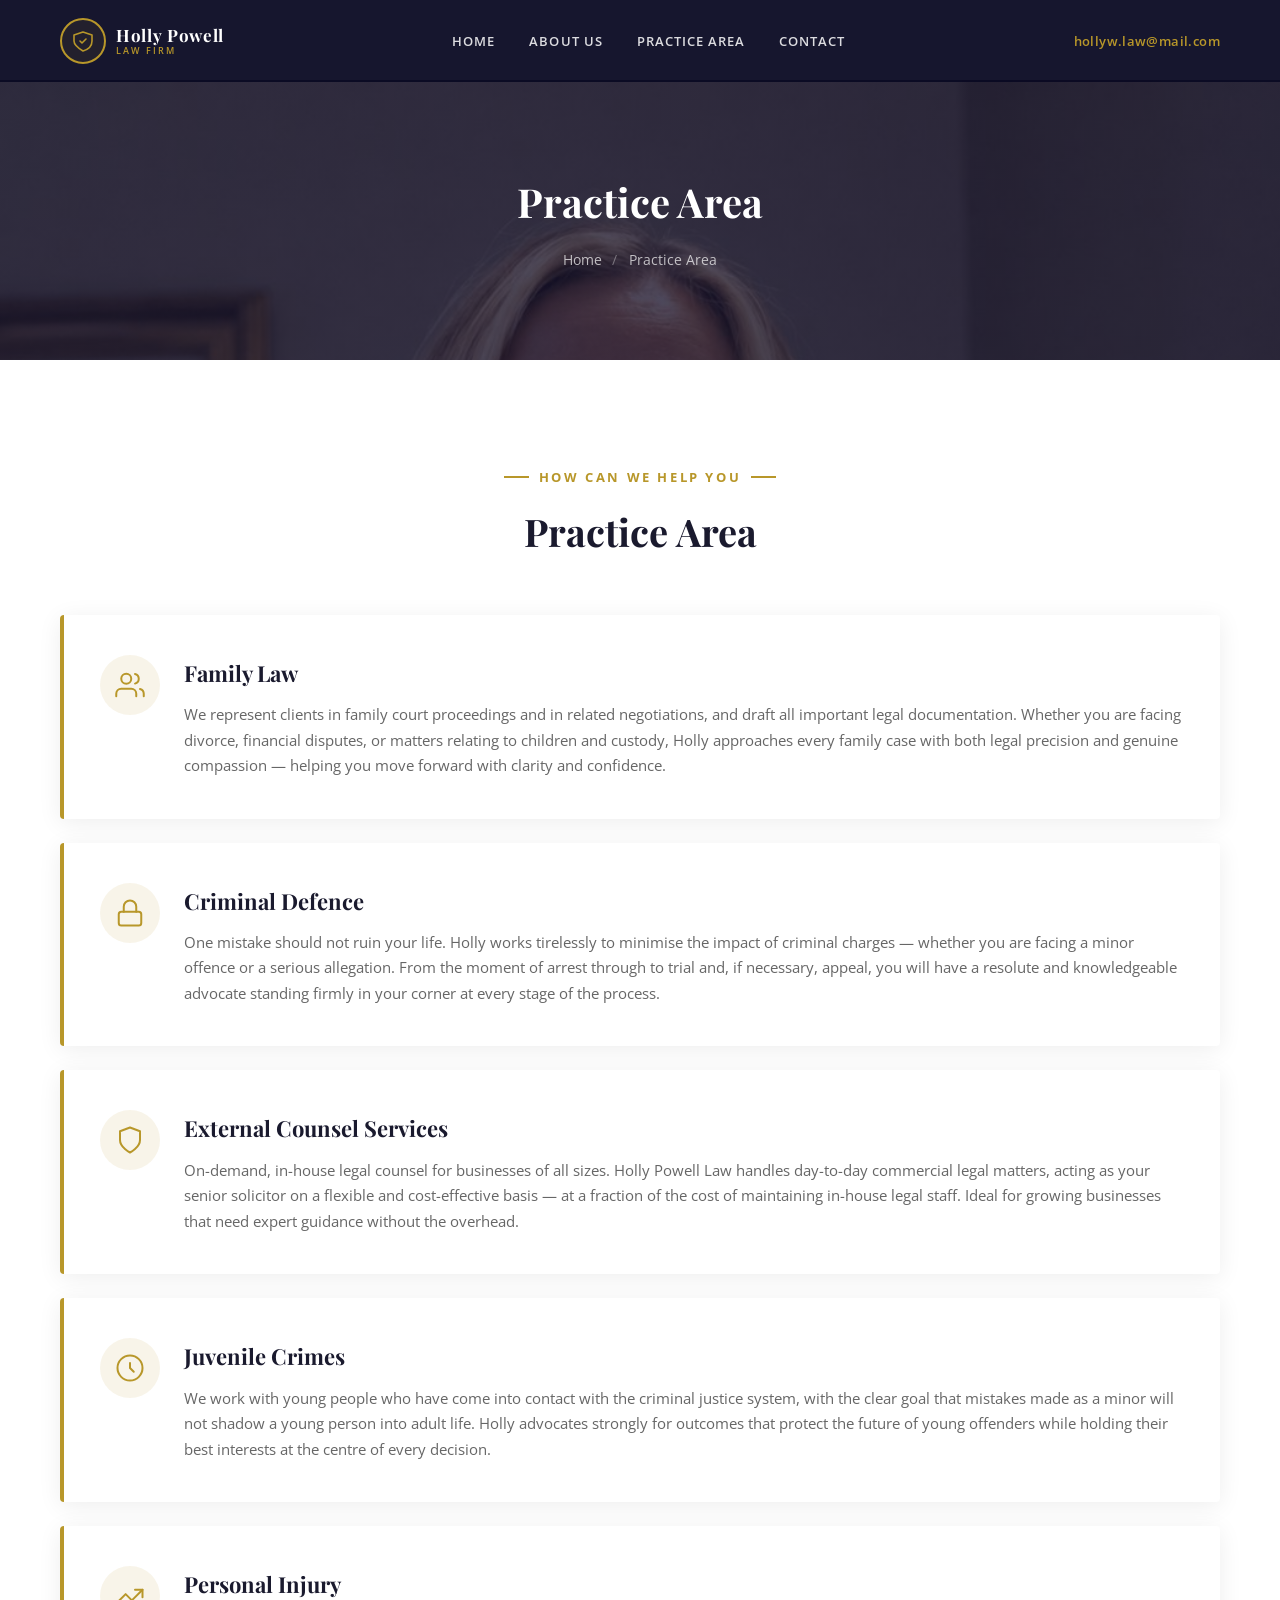
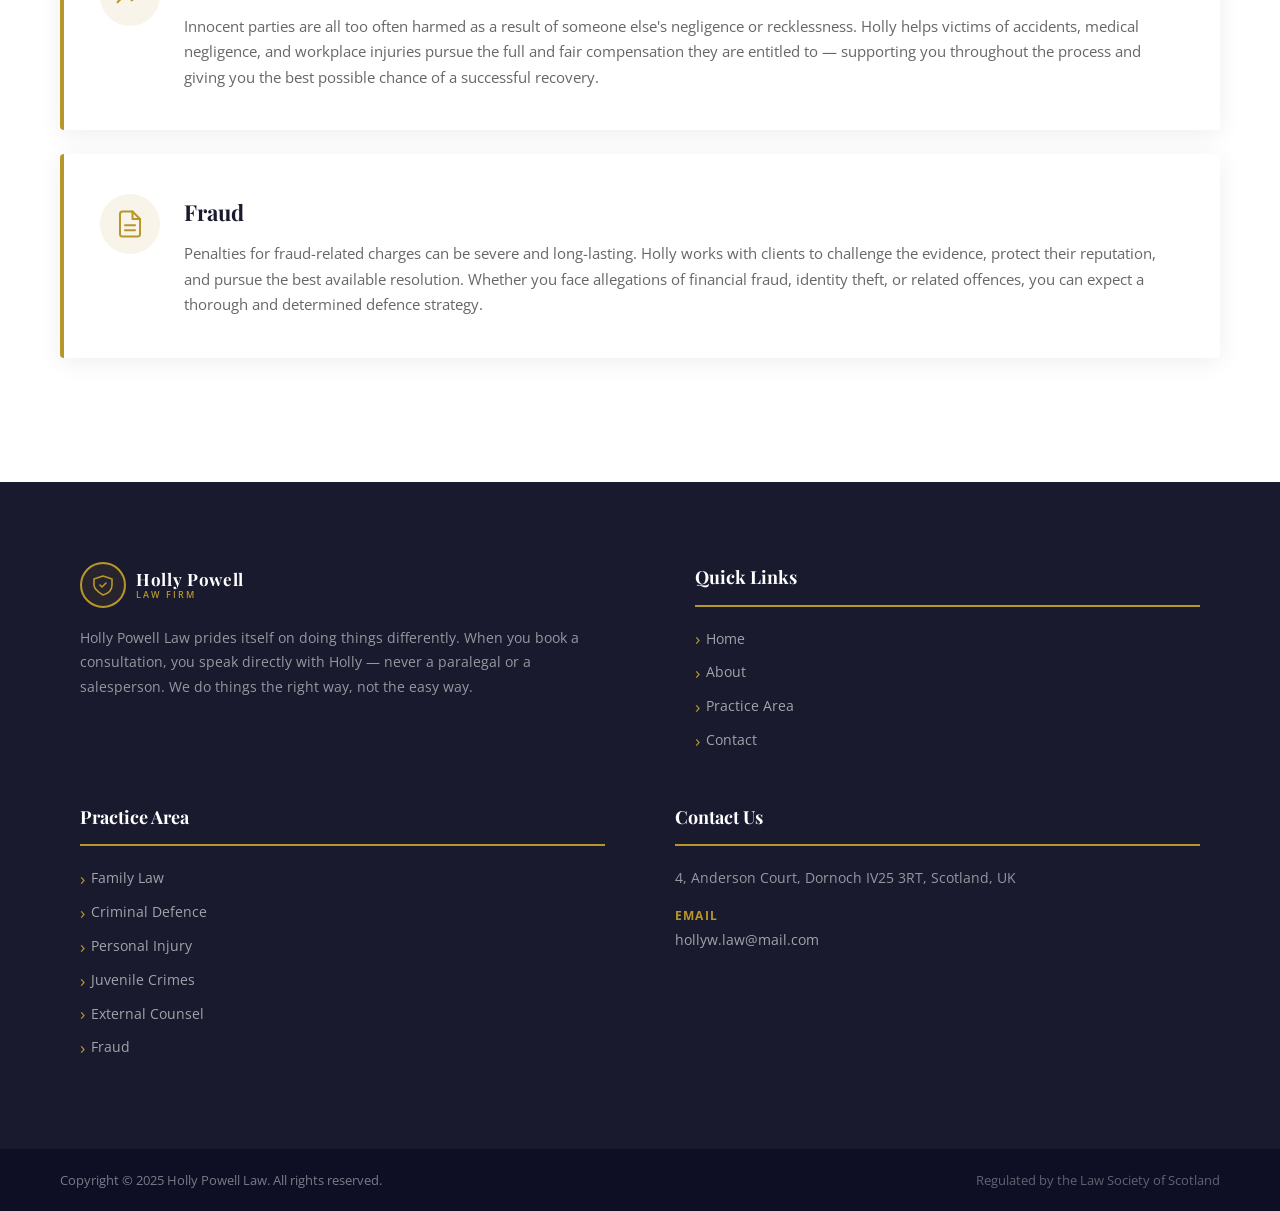
<file: practice.html>
<!DOCTYPE html>
<html lang="en">
<head>
  <meta charset="UTF-8">
  <meta name="viewport" content="width=device-width, initial-scale=1, shrink-to-fit=no">
  <meta name="description" content="Holly Powell Law Practice Areas — criminal defence, personal injury, family law, juvenile crimes, fraud, and external counsel in Dornoch, Scotland.">
  <meta name="robots" content="index, follow">
  <meta name="author" content="Holly Powell Law">
  <meta property="og:title" content="Practice Areas - Holly Powell Law">
  <meta property="og:description" content="Expert legal services in criminal defence, personal injury, family law, and more. Serving Dornoch, Scotland.">
  <meta property="og:type" content="website">
  <meta property="og:url" content="https://hollypowelllaw.com/practice.html">
  <link rel="canonical" href="https://hollypowelllaw.com/practice.html">
  <link rel="preconnect" href="https://fonts.googleapis.com">
  <link rel="preconnect" href="https://fonts.gstatic.com" crossorigin>
  <link href="https://fonts.googleapis.com/css2?family=Playfair+Display:wght@400;600;700&family=Open+Sans:wght@300;400;600;700&display=swap" rel="stylesheet">
  <link rel="stylesheet" href="assets/css/style.css">
  <link rel="icon" type="image/svg+xml" href="assets/favicon.svg">
  <title>Holly Powell - Practice Areas | Criminal Defence, Personal Injury, Family Law in Dornoch</title>
  <script type="application/ld+json">
  {
    "@context": "https://schema.org",
    "@type": "LegalService",
    "name": "Holly Powell Law Practice Areas",
    "url": "https://hollypowelllaw.com/practice.html",
    "areaServed": {
      "@type": "City",
      "name": "Dornoch, Scotland"
    },
    "serviceType": [
      "Criminal Defence",
      "Personal Injury",
      "Family Law",
      "Juvenile Crimes",
      "Fraud"
    ]
  }
  </script>
</head>
<body>

<!-- PRELOADER -->
<div class="preloader">
  <div class="spinner">
    <div class="double-bounce1"></div>
    <div class="double-bounce2"></div>
  </div>
</div>

<!-- NAVBAR -->
<div class="navbar-area">
  <div class="mobile-nav">
    <a href="index.html" class="logo-svg-wrap">
      <div class="logo-crest">
        <svg viewBox="0 0 24 24" fill="none" stroke="#b8972a" stroke-width="1.6" stroke-linecap="round" stroke-linejoin="round">
          <path d="M3 6l9-3 9 3v6c0 5-4 8.5-9 10C7 19 3 15.5 3 12V6z"/>
          <path d="M9 12l2 2 4-4"/>
        </svg>
      </div>
      <div class="logo-wordmark">
        <span class="firm-name">Holly Powell</span>
        <span class="firm-tag">Law Firm</span>
      </div>
    </a>
    <button class="hamburger-btn" id="hamburger" aria-label="Toggle menu">
      <span></span><span></span><span></span>
    </button>
  </div>
  <div class="mobile-nav-menu" id="mobileNavMenu">
    <a href="index.html">Home</a>
    <a href="about.html">About Us</a>
    <a href="practice.html">Practice Area</a>
    <a href="contact.html">Contact</a>
  </div>
  <div class="lovells-nav-style-one">
    <div class="container">
      <nav class="navbar navbar-expand-md">
        <a class="brand" href="index.html">
          <div class="logo-svg-wrap">
            <div class="logo-crest">
              <svg viewBox="0 0 24 24" fill="none" stroke="#b8972a" stroke-width="1.6" stroke-linecap="round" stroke-linejoin="round">
                <path d="M3 6l9-3 9 3v6c0 5-4 8.5-9 10C7 19 3 15.5 3 12V6z"/>
                <path d="M9 12l2 2 4-4"/>
              </svg>
            </div>
            <div class="logo-wordmark">
              <span class="firm-name">Holly Powell</span>
              <span class="firm-tag">Law Firm</span>
            </div>
          </div>
        </a>
        <ul class="navbar-nav m-auto">
          <li class="nav-item"><a href="index.html" class="nav-link">Home</a></li>
          <li class="nav-item"><a href="about.html" class="nav-link">About Us</a></li>
          <li class="nav-item"><a href="practice.html" class="nav-link">Practice Area</a></li>
          <li class="nav-item"><a href="contact.html" class="nav-link">Contact</a></li>
        </ul>
        <div class="others-option">
          <span>hollyw.law@mail.com</span>
        </div>
      </nav>
    </div>
  </div>
</div>

<!-- PAGE TITLE -->
<div class="page-title-area item-bg-1">
  <div class="container">
    <div class="page-title-content">
      <h2>Practice Area</h2>
      <ul>
        <li><a href="index.html">Home <span style="margin:0 6px;opacity:.5;">/</span></a></li>
        <li>Practice Area</li>
      </ul>
    </div>
  </div>
</div>

<!-- PRACTICE AREA FULL -->
<section class="about-area ptb-100">
  <div class="container">
    <div class="section-title-wrap fade-in" style="margin-bottom:50px;">
      <p class="sub-title">How Can We Help You</p>
      <h2>Practice Area</h2>
    </div>

    <div class="practice-full-card fade-in">
      <div class="icon">
        <svg viewBox="0 0 24 24" fill="none" stroke="#b8972a" stroke-width="1.6" stroke-linecap="round" stroke-linejoin="round">
          <path d="M17 21v-2a4 4 0 0 0-4-4H5a4 4 0 0 0-4 4v2"/><circle cx="9" cy="7" r="4"/>
          <path d="M23 21v-2a4 4 0 0 0-3-3.87"/><path d="M16 3.13a4 4 0 0 1 0 7.75"/>
        </svg>
      </div>
      <div>
        <h3>Family Law</h3>
        <p>We represent clients in family court proceedings and in related negotiations, and draft all important legal documentation. Whether you are facing divorce, financial disputes, or matters relating to children and custody, Holly approaches every family case with both legal precision and genuine compassion — helping you move forward with clarity and confidence.</p>
      </div>
    </div>

    <div class="practice-full-card fade-in">
      <div class="icon">
        <svg viewBox="0 0 24 24" fill="none" stroke="#b8972a" stroke-width="1.6" stroke-linecap="round" stroke-linejoin="round">
          <rect x="3" y="11" width="18" height="11" rx="2" ry="2"/>
          <path d="M7 11V7a5 5 0 0 1 10 0v4"/>
        </svg>
      </div>
      <div>
        <h3>Criminal Defence</h3>
        <p>One mistake should not ruin your life. Holly works tirelessly to minimise the impact of criminal charges — whether you are facing a minor offence or a serious allegation. From the moment of arrest through to trial and, if necessary, appeal, you will have a resolute and knowledgeable advocate standing firmly in your corner at every stage of the process.</p>
      </div>
    </div>

    <div class="practice-full-card fade-in">
      <div class="icon">
        <svg viewBox="0 0 24 24" fill="none" stroke="#b8972a" stroke-width="1.6" stroke-linecap="round" stroke-linejoin="round">
          <path d="M12 22s8-4 8-10V5l-8-3-8 3v7c0 6 8 10 8 10z"/>
        </svg>
      </div>
      <div>
        <h3>External Counsel Services</h3>
        <p>On-demand, in-house legal counsel for businesses of all sizes. Holly Powell Law handles day-to-day commercial legal matters, acting as your senior solicitor on a flexible and cost-effective basis — at a fraction of the cost of maintaining in-house legal staff. Ideal for growing businesses that need expert guidance without the overhead.</p>
      </div>
    </div>

    <div class="practice-full-card fade-in">
      <div class="icon">
        <svg viewBox="0 0 24 24" fill="none" stroke="#b8972a" stroke-width="1.6" stroke-linecap="round" stroke-linejoin="round">
          <circle cx="12" cy="12" r="10"/>
          <path d="M12 8v4l3 3"/>
        </svg>
      </div>
      <div>
        <h3>Juvenile Crimes</h3>
        <p>We work with young people who have come into contact with the criminal justice system, with the clear goal that mistakes made as a minor will not shadow a young person into adult life. Holly advocates strongly for outcomes that protect the future of young offenders while holding their best interests at the centre of every decision.</p>
      </div>
    </div>

    <div class="practice-full-card fade-in">
      <div class="icon">
        <svg viewBox="0 0 24 24" fill="none" stroke="#b8972a" stroke-width="1.6" stroke-linecap="round" stroke-linejoin="round">
          <polyline points="22 7 13.5 15.5 8.5 10.5 2 17"/>
          <polyline points="16 7 22 7 22 13"/>
        </svg>
      </div>
      <div>
        <h3>Personal Injury</h3>
        <p>Innocent parties are all too often harmed as a result of someone else's negligence or recklessness. Holly helps victims of accidents, medical negligence, and workplace injuries pursue the full and fair compensation they are entitled to — supporting you throughout the process and giving you the best possible chance of a successful recovery.</p>
      </div>
    </div>

    <div class="practice-full-card fade-in">
      <div class="icon">
        <svg viewBox="0 0 24 24" fill="none" stroke="#b8972a" stroke-width="1.6" stroke-linecap="round" stroke-linejoin="round">
          <path d="M14 2H6a2 2 0 0 0-2 2v16a2 2 0 0 0 2 2h12a2 2 0 0 0 2-2V8z"/>
          <polyline points="14 2 14 8 20 8"/>
          <line x1="16" y1="13" x2="8" y2="13"/>
          <line x1="16" y1="17" x2="8" y2="17"/>
        </svg>
      </div>
      <div>
        <h3>Fraud</h3>
        <p>Penalties for fraud-related charges can be severe and long-lasting. Holly works with clients to challenge the evidence, protect their reputation, and pursue the best available resolution. Whether you face allegations of financial fraud, identity theft, or related offences, you can expect a thorough and determined defence strategy.</p>
      </div>
    </div>
  </div>
</section>

<!-- FOOTER -->
<footer class="footer-top-area">
  <div class="container">
    <div class="row footer-wrapper">
      <div class="col-lg-4 col-sm-6 col-md-6">
        <div class="single-widget">
          <div class="footer-logo-wrap">
            <div class="logo-crest">
              <svg viewBox="0 0 24 24" fill="none" stroke="#b8972a" stroke-width="1.6" stroke-linecap="round" stroke-linejoin="round">
                <path d="M3 6l9-3 9 3v6c0 5-4 8.5-9 10C7 19 3 15.5 3 12V6z"/>
                <path d="M9 12l2 2 4-4"/>
              </svg>
            </div>
            <div class="logo-wordmark">
              <span class="firm-name" style="color:#fff;">Holly Powell</span>
              <span class="firm-tag">Law Firm</span>
            </div>
          </div>
          <p>Holly Powell Law prides itself on doing things differently. When you book a consultation, you speak directly with Holly — never a paralegal or a salesperson. We do things the right way, not the easy way.</p>
        </div>
      </div>
      <div class="col-lg-2 col-sm-6 col-md-6">
        <div class="single-widget single-widgets">
          <h3>Quick Links</h3>
          <ul>
            <li><a href="index.html">Home</a></li>
            <li><a href="about.html">About</a></li>
            <li><a href="practice.html">Practice Area</a></li>
            <li><a href="contact.html">Contact</a></li>
          </ul>
        </div>
      </div>
      <div class="col-lg-3 col-sm-6 col-md-6">
        <div class="single-widget single-widgetss">
          <h3>Practice Area</h3>
          <ul>
            <li><a href="practice.html">Family Law</a></li>
            <li><a href="practice.html">Criminal Defence</a></li>
            <li><a href="practice.html">Personal Injury</a></li>
            <li><a href="practice.html">Juvenile Crimes</a></li>
            <li><a href="practice.html">External Counsel</a></li>
            <li><a href="practice.html">Fraud</a></li>
          </ul>
        </div>
      </div>
      <div class="col-lg-3 col-sm-6 col-md-6">
        <div class="single-widget">
          <h3>Contact Us</h3>
          <p style="color:rgba(255,255,255,0.55);font-size:14px;margin-bottom:14px;">4, Anderson Court, Dornoch IV25 3RT, Scotland, UK</p>
          <div class="contact-item">
            <p><strong>Email</strong><a href="mailto:hollyw.law@mail.com">hollyw.law@mail.com</a></p>
          </div>
        </div>
      </div>
    </div>
  </div>
</footer>
<footer class="footer-bottom">
  <div class="container">
    <div class="row">
      <div class="col-lg-6 col-md-6">
        <p>Copyright &copy; 2025 Holly Powell Law. All rights reserved.</p>
      </div>
      <div class="col-lg-6 col-md-6" style="text-align:right;">
        <p style="color:rgba(255,255,255,0.35);">Regulated by the Law Society of Scotland</p>
      </div>
    </div>
  </div>
</footer>

<div class="go-top">
  <svg viewBox="0 0 24 24" fill="none" stroke="#fff" stroke-width="2.5" stroke-linecap="round" stroke-linejoin="round">
    <polyline points="18 15 12 9 6 15"/>
  </svg>
</div>

<script src="assets/js/custom.js"></script>
</body>
</html>
</file>
<file: assets/css/style.css>
/* ============================================================
   Holly Powell Law — Main Stylesheet
   Replicates HenryStuartLaw template layout & style
   ============================================================ */

/* --- Reset & Base --- */
*, *::before, *::after { box-sizing: border-box; margin: 0; padding: 0; }
html { scroll-behavior: smooth; }
body { font-family: 'Open Sans', sans-serif; font-size: 15px; color: #444; line-height: 1.7; overflow-x: hidden; background: #fff; }
a { text-decoration: none; color: inherit; transition: all 0.3s ease; }
img { max-width: 100%; height: auto; display: block; }
ul { list-style: none; }

/* --- Variables --- */
:root {
  --primary:   #b8972a;
  --dark:      #1a1a2e;
  --dark2:     #252545;
  --white:     #ffffff;
  --light:     #f5f5f5;
  --gray:      #6c757d;
  --border:    #e0e0e0;
  --transition: all 0.3s ease;
}

/* ============================================================
   PRELOADER
   ============================================================ */
.preloader {
  position: fixed; inset: 0; background: var(--dark);
  display: flex; align-items: center; justify-content: center;
  z-index: 9999; transition: opacity 0.6s ease;
}
.preloader.hidden { opacity: 0; pointer-events: none; }
.spinner { position: relative; width: 50px; height: 50px; }
.double-bounce1, .double-bounce2 {
  width: 100%; height: 100%; border-radius: 50%;
  background: var(--primary); opacity: 0.6;
  position: absolute; top: 0; left: 0;
  animation: sk-bounce 2s infinite ease-in-out;
}
.double-bounce2 { animation-delay: -1s; }
@keyframes sk-bounce { 0%, 100% { transform: scale(0); } 50% { transform: scale(1); } }

/* ============================================================
   NAVBAR
   ============================================================ */
.navbar-area {
  position: fixed; top: 0; left: 0; right: 0; z-index: 999;
  background: rgba(10,10,35,0.95); transition: var(--transition);
}
.navbar-area.sticky {
  background: var(--dark);
  box-shadow: 0 2px 20px rgba(0,0,0,0.3);
}

/* Mobile nav (hidden on desktop) */
.mobile-nav { display: none; }

/* Desktop nav */
.lovells-nav-style-one { padding: 0 30px; }
.lovells-nav-style-one .container { max-width: 1200px; margin: 0 auto; }
.lovells-nav-style-one nav.navbar {
  display: flex; align-items: center; justify-content: space-between;
  padding: 18px 0; flex-wrap: nowrap;
}

/* Logo */
.navbar .brand, .navbar a.brand {
  display: flex; align-items: center; gap: 10px;
  text-decoration: none; flex-shrink: 0;
}
.logo-svg-wrap {
  display: flex; align-items: center; gap: 10px;
}
.logo-crest {
  width: 46px; height: 46px;
  border: 2px solid var(--primary);
  border-radius: 50%;
  display: flex; align-items: center; justify-content: center;
  background: rgba(184,151,42,0.08);
}
.logo-crest svg { width: 24px; height: 24px; }
.logo-wordmark { display: flex; flex-direction: column; line-height: 1.2; }
.logo-wordmark .firm-name {
  font-family: 'Playfair Display', serif;
  font-size: 17px; font-weight: 700;
  color: var(--white); letter-spacing: 0.04em;
}
.logo-wordmark .firm-tag {
  font-size: 9px; font-weight: 600;
  letter-spacing: 0.22em; text-transform: uppercase;
  color: var(--primary);
}

/* Nav links */
.navbar-nav { display: flex; align-items: center; gap: 6px; }
.navbar-nav .nav-item { position: relative; }
.navbar-nav .nav-link {
  color: rgba(255,255,255,0.85);
  font-size: 13px; font-weight: 600;
  letter-spacing: 0.08em; text-transform: uppercase;
  padding: 8px 14px; display: block;
  transition: color 0.3s;
}
.navbar-nav .nav-link:hover { color: var(--primary); }

/* Email in nav */
.others-option { display: flex; align-items: center; }
.others-option span {
  color: var(--primary); font-size: 13px; font-weight: 600;
  letter-spacing: 0.03em;
}

/* Hamburger */
.hamburger-btn {
  display: none; flex-direction: column; gap: 5px;
  background: none; border: none; cursor: pointer; padding: 6px;
}
.hamburger-btn span {
  display: block; width: 25px; height: 2px;
  background: #fff; transition: var(--transition);
}
.hamburger-btn.open span:nth-child(1) { transform: translateY(7px) rotate(45deg); }
.hamburger-btn.open span:nth-child(2) { opacity: 0; }
.hamburger-btn.open span:nth-child(3) { transform: translateY(-7px) rotate(-45deg); }

/* Mobile dropdown */
.mobile-nav-menu {
  display: none; flex-direction: column;
  background: var(--dark2); padding: 10px 0; border-top: 1px solid rgba(255,255,255,0.1);
}
.mobile-nav-menu.open { display: flex; }
.mobile-nav-menu a {
  color: rgba(255,255,255,0.85); padding: 12px 24px;
  font-size: 14px; font-weight: 600; letter-spacing: 0.05em;
  text-transform: uppercase; border-bottom: 1px solid rgba(255,255,255,0.06);
}
.mobile-nav-menu a:hover { color: var(--primary); background: rgba(255,255,255,0.04); }

/* ============================================================
   PAGE TITLE / BREADCRUMB BANNER
   ============================================================ */
.page-title-area {
  background: linear-gradient(rgba(20,20,50,0.78), rgba(20,20,50,0.78));
  min-height: 280px;
  display: flex; align-items: center;
  margin-top: 80px;
  text-align: center;
}
.page-title-area.item-bg-1 {
  background: linear-gradient(rgba(20,20,50,0.75), rgba(20,20,50,0.75)),
              url('../img/home-one/holly1.jpg') center top / cover no-repeat;
}
.page-title-content h2 {
  font-family: 'Playfair Display', serif;
  font-size: 40px; font-weight: 700; color: #fff;
  margin-bottom: 12px;
}
.page-title-content ul {
  display: flex; align-items: center; justify-content: center; gap: 6px;
}
.page-title-content ul li,
.page-title-content ul li a {
  color: rgba(255,255,255,0.7); font-size: 14px;
}
.page-title-content ul li a:hover { color: var(--primary); }
.page-title-content ul li a i { font-size: 10px; margin-left: 4px; vertical-align: middle; }

/* ============================================================
   HERO SLIDER (index)
   ============================================================ */
.hero-slider { position: relative; overflow: hidden; }
.hero-slide {
  min-height: 100vh;
  display: flex; align-items: center;
  position: relative; overflow: hidden;
}
.hero-slide-bg {
  position: absolute;
  inset: 0;
  width: 100%;
  height: 100%;
  object-fit: cover;
  object-position: center top;
  z-index: 0;
}
.hero-slide::before {
  content: ''; position: absolute; inset: 0;
  background: linear-gradient(to right, rgba(10,10,35,0.82) 0%, rgba(10,10,35,0.45) 60%, transparent 100%);
  z-index: 1;
}
.hero-slide .container { position: relative; z-index: 2; }
.hero-content {
  position: relative; z-index: 2;
  max-width: 600px;
}
.hero-content .top-title {
  font-size: 13px; font-weight: 700; letter-spacing: 0.2em;
  text-transform: uppercase; color: var(--primary);
  display: flex; align-items: center; gap: 10px; margin-bottom: 20px;
}
.hero-content .top-title::before {
  content: ''; width: 40px; height: 2px; background: var(--primary); display: block;
}
.hero-content h1 {
  font-family: 'Playfair Display', serif;
  font-size: clamp(36px, 5.5vw, 64px);
  font-weight: 700; color: #fff; line-height: 1.15; margin-bottom: 28px;
}
.hero-content h1 span { color: var(--primary); }
.hero-content .default-btn {
  display: inline-block;
  background: var(--primary); color: #fff;
  padding: 14px 34px; font-size: 13px; font-weight: 700;
  letter-spacing: 0.12em; text-transform: uppercase; border-radius: 3px;
  transition: var(--transition);
}
.hero-content .default-btn:hover { background: #9a7c22; transform: translateY(-2px); }

/* Dot nav */
.slider-dots {
  position: absolute; bottom: 30px; left: 50%; transform: translateX(-50%);
  display: flex; gap: 10px; z-index: 3;
}
.slider-dot {
  width: 10px; height: 10px; border-radius: 50%;
  background: rgba(255,255,255,0.4); cursor: pointer; transition: var(--transition);
  border: none;
}
.slider-dot.active { background: var(--primary); }

/* ============================================================
   ABOUT SECTION (index)
   ============================================================ */
.about-area { padding: 100px 0; }
.about-content-wrap span {
  font-size: 13px; font-weight: 700; letter-spacing: 0.2em;
  text-transform: uppercase; color: var(--primary);
  display: flex; align-items: center; gap: 10px; margin-bottom: 14px;
}
.about-content-wrap span::before {
  content: ''; width: 30px; height: 2px; background: var(--primary); display: block;
}
.about-content-wrap h2 {
  font-family: 'Playfair Display', serif;
  font-size: clamp(26px, 3vw, 38px); font-weight: 700;
  color: var(--dark); margin-bottom: 20px; line-height: 1.25;
}
.about-content-wrap p { color: #666; margin-bottom: 16px; font-size: 15px; }
.about-list { margin: 20px 0 28px; }
.about-list li {
  color: #555; padding: 6px 0 6px 22px;
  position: relative; font-size: 15px;
}
.about-list li::before {
  content: '✓'; position: absolute; left: 0;
  color: var(--primary); font-weight: 700;
}
.about-img { position: relative; }
.about-img img {
  width: 100%; max-height: 580px;
  object-fit: cover; object-position: center top;
  border-radius: 4px;
  box-shadow: 0 20px 60px rgba(0,0,0,0.15);
}

/* About page specific */
.about-content-wrap.about-rm { padding-right: 30px; }
.about-img.abouts-rm img { border-radius: 4px; }

/* ============================================================
   PRACTICE AREA CARDS
   ============================================================ */
.practice-area-section { padding: 100px 0; background: var(--light); }
.section-title-wrap { text-align: center; margin-bottom: 50px; }
.section-title-wrap .sub-title {
  font-size: 13px; font-weight: 700; letter-spacing: 0.2em;
  text-transform: uppercase; color: var(--primary);
  display: inline-flex; align-items: center; gap: 10px; margin-bottom: 12px;
}
.section-title-wrap .sub-title::before,
.section-title-wrap .sub-title::after {
  content: ''; width: 25px; height: 2px; background: var(--primary); display: block;
}
.section-title-wrap h2 {
  font-family: 'Playfair Display', serif;
  font-size: clamp(26px, 3vw, 38px); font-weight: 700; color: var(--dark);
}
.practice-card {
  background: #fff; border-radius: 4px;
  padding: 36px 28px; height: 100%;
  border-bottom: 3px solid transparent;
  box-shadow: 0 4px 30px rgba(0,0,0,0.07);
  transition: var(--transition);
}
.practice-card:hover {
  border-bottom-color: var(--primary);
  transform: translateY(-5px);
  box-shadow: 0 12px 40px rgba(0,0,0,0.12);
}
.practice-card .icon {
  width: 56px; height: 56px; margin-bottom: 20px;
  background: rgba(184,151,42,0.1); border-radius: 50%;
  display: flex; align-items: center; justify-content: center;
}
.practice-card .icon svg { width: 28px; height: 28px; }
.practice-card h3 {
  font-family: 'Playfair Display', serif;
  font-size: 20px; font-weight: 700; color: var(--dark);
  margin-bottom: 12px;
}
.practice-card p { color: #666; font-size: 14px; line-height: 1.7; }

/* Practice page full cards */
.practice-full-card {
  background: #fff; border-radius: 4px; margin-bottom: 24px;
  padding: 40px 36px; display: flex; align-items: flex-start; gap: 24px;
  box-shadow: 0 4px 24px rgba(0,0,0,0.07);
  border-left: 4px solid var(--primary);
  transition: var(--transition);
}
.practice-full-card:hover { box-shadow: 0 10px 40px rgba(0,0,0,0.12); }
.practice-full-card .icon {
  width: 60px; height: 60px; flex-shrink: 0;
  background: rgba(184,151,42,0.1); border-radius: 50%;
  display: flex; align-items: center; justify-content: center;
}
.practice-full-card .icon svg { width: 30px; height: 30px; }
.practice-full-card h3 {
  font-family: 'Playfair Display', serif;
  font-size: 22px; font-weight: 700; color: var(--dark); margin-bottom: 10px;
}
.practice-full-card p { color: #666; font-size: 15px; line-height: 1.7; }

/* ============================================================
   OUR MISSION / THE FIRM
   ============================================================ */
.our-mission { padding-bottom: 100px; }
.our-mission .mission-video img,
.our-mission .mission-video {
  width: 100%; border-radius: 4px;
  overflow: hidden; box-shadow: 0 20px 60px rgba(0,0,0,0.15);
}
.mission-video img {
  max-height: 480px; object-fit: cover; object-position: center;
  display: block;
}
.mission-title h2 {
  font-family: 'Playfair Display', serif;
  font-size: clamp(26px, 3vw, 36px); font-weight: 700;
  color: var(--dark); margin-bottom: 20px;
}
.mission-title p { color: #666; font-size: 15px; margin-bottom: 16px; line-height: 1.7; }

/* ============================================================
   COUNTER / STATS STRIP
   ============================================================ */
.counter-area {
  background: var(--dark2);
  position: relative; padding: 80px 0;
}
.counter-area::before {
  content: ''; position: absolute; inset: 0;
  background: rgba(20,20,50,0.85);
}
.counter-area .container { position: relative; z-index: 2; }
.counter-box { text-align: center; }
.counter-box h2 {
  font-family: 'Playfair Display', serif;
  font-size: 52px; font-weight: 700; color: var(--primary);
  line-height: 1;
}
.counter-box p {
  font-size: 12px; font-weight: 700; letter-spacing: 0.2em;
  text-transform: uppercase; color: rgba(255,255,255,0.7); margin-top: 8px;
}

/* ============================================================
   CONTACT BANNER
   ============================================================ */
.contact-banner {
  background: var(--dark2); padding: 100px 0; text-align: center;
}
.contact-banner-title h1 {
  font-family: 'Playfair Display', serif;
  font-size: clamp(24px, 3.5vw, 42px); font-weight: 700;
  color: #fff; margin-bottom: 30px; line-height: 1.3;
}
.contact-banner-title .default-btn {
  display: inline-block;
  background: var(--primary); color: #fff;
  padding: 14px 36px; font-size: 13px; font-weight: 700;
  letter-spacing: 0.12em; text-transform: uppercase; border-radius: 3px;
  transition: var(--transition);
}
.contact-banner-title .default-btn:hover { background: #9a7c22; transform: translateY(-2px); }

/* ============================================================
   CONTACT PAGE
   ============================================================ */
.contact-area { padding: 100px 0; }
.contact-info-box {
  background: var(--dark); padding: 40px;
  border-radius: 4px; color: #fff; height: 100%;
}
.contact-info-box h3 {
  font-family: 'Playfair Display', serif;
  font-size: 24px; color: #fff; margin-bottom: 24px;
  padding-bottom: 16px; border-bottom: 2px solid var(--primary);
}
.contact-info-item { display: flex; gap: 16px; margin-bottom: 24px; }
.contact-info-item .icon {
  width: 44px; height: 44px; flex-shrink: 0;
  background: rgba(184,151,42,0.15); border-radius: 50%;
  display: flex; align-items: center; justify-content: center;
}
.contact-info-item .icon svg { width: 20px; height: 20px; }
.contact-info-item .text strong {
  display: block; font-size: 12px; font-weight: 700;
  letter-spacing: 0.15em; text-transform: uppercase;
  color: var(--primary); margin-bottom: 4px;
}
.contact-info-item .text p,
.contact-info-item .text a {
  color: rgba(255,255,255,0.75); font-size: 14px; line-height: 1.6;
}
.contact-info-item .text a:hover { color: var(--primary); }

/* Map */
.map-wrap { margin-top: 40px; border-radius: 4px; overflow: hidden; }
.map-wrap iframe { width: 100%; height: 340px; border: 0; display: block; }

/* Contact form */
.contact-form { background: var(--light); padding: 40px; border-radius: 4px; }
.contact-form h3 {
  font-family: 'Playfair Display', serif;
  font-size: 24px; color: var(--dark); margin-bottom: 24px;
  padding-bottom: 16px; border-bottom: 2px solid var(--primary);
}
.form-group { margin-bottom: 20px; }
.form-group label {
  display: block; font-size: 12px; font-weight: 700;
  letter-spacing: 0.12em; text-transform: uppercase;
  color: var(--dark); margin-bottom: 6px;
}
.form-group input,
.form-group textarea,
.form-group select {
  width: 100%; padding: 12px 16px;
  border: 1px solid var(--border); border-radius: 3px;
  font-family: 'Open Sans', sans-serif; font-size: 14px;
  color: #444; background: #fff; outline: none;
  transition: border-color 0.3s;
}
.form-group input:focus,
.form-group textarea:focus,
.form-group select:focus { border-color: var(--primary); }
.form-group textarea { resize: vertical; min-height: 140px; }
.submit-btn {
  background: var(--primary); color: #fff;
  padding: 13px 32px; font-size: 13px; font-weight: 700;
  letter-spacing: 0.12em; text-transform: uppercase;
  border: none; border-radius: 3px; cursor: pointer;
  transition: var(--transition);
}
.submit-btn:hover { background: #9a7c22; transform: translateY(-2px); }
.form-success { display: none; color: #28a745; font-size: 14px; margin-top: 12px; }

/* ============================================================
   FOOTER
   ============================================================ */
.footer-top-area {
  background: var(--dark); padding: 80px 0 40px;
}
.footer-wrapper { display: flex; flex-wrap: wrap; gap: 0; }
.single-widget { padding: 0 20px 40px; }
.single-widget .footer-logo-wrap {
  display: flex; align-items: center; gap: 10px; margin-bottom: 18px;
}
.single-widget p {
  color: rgba(255,255,255,0.55); font-size: 14px; line-height: 1.75;
}
.single-widget h3 {
  font-family: 'Playfair Display', serif;
  font-size: 18px; color: #fff; margin-bottom: 20px;
  padding-bottom: 12px; border-bottom: 2px solid var(--primary);
}
.single-widget ul li { margin-bottom: 10px; }
.single-widget ul a {
  color: rgba(255,255,255,0.6); font-size: 14px; transition: color 0.3s;
  display: flex; align-items: center; gap: 6px;
}
.single-widget ul a::before {
  content: '›'; color: var(--primary); font-size: 18px; line-height: 1;
}
.single-widget ul a:hover { color: var(--primary); padding-left: 4px; }
.single-widgets { padding-left: 40px; }
.single-widgetss { padding-left: 20px; }
.single-widget .contact-item { display: flex; gap: 8px; margin-bottom: 14px; }
.single-widget .contact-item p,
.single-widget .contact-item a {
  color: rgba(255,255,255,0.6); font-size: 14px;
}
.single-widget .contact-item a:hover { color: var(--primary); }
.single-widget .contact-item strong {
  color: var(--primary); font-size: 12px; letter-spacing: 0.1em;
  text-transform: uppercase; display: block; margin-bottom: 2px;
}

.footer-bottom {
  background: #0e0e25; padding: 20px 0;
}
.footer-bottom p { color: rgba(255,255,255,0.45); font-size: 13px; }

/* Go top */
.go-top {
  position: fixed; bottom: 28px; right: 28px; z-index: 500;
  width: 44px; height: 44px; background: var(--primary);
  border-radius: 50%; display: flex; align-items: center; justify-content: center;
  cursor: pointer; opacity: 0; pointer-events: none;
  transition: var(--transition); box-shadow: 0 4px 16px rgba(0,0,0,0.2);
}
.go-top.visible { opacity: 1; pointer-events: all; }
.go-top svg { width: 18px; height: 18px; }

/* ============================================================
   GRID UTILITIES
   ============================================================ */
.container { max-width: 1200px; margin: 0 auto; padding: 0 20px; }
.row { display: flex; flex-wrap: wrap; margin: 0 -15px; }
.row > [class^="col-"] { padding: 0 15px; }
.col-lg-4 { width: 33.333%; }
.col-lg-6 { width: 50%; }
.col-lg-3 { width: 25%; }
.col-lg-2 { width: 16.666%; }
.col-lg-8 { width: 66.666%; }
.col-lg-12 { width: 100%; }
.col-md-6 { width: 50%; }
.col-sm-6 { width: 50%; }
.align-items-center { align-items: center; }
.ptb-100 { padding: 100px 0; }
.pb-100 { padding-bottom: 100px; }
.text-center { text-align: center; }
.mr-0 { margin-right: 0; }
.footer-wrapper { margin: 0 -15px; }

/* ============================================================
   ANIMATIONS
   ============================================================ */
.fade-in { opacity: 0; transform: translateY(30px); transition: opacity 0.7s ease, transform 0.7s ease; }
.fade-in.visible { opacity: 1; transform: none; }

/* ============================================================
   RESPONSIVE
   ============================================================ */
@media (max-width: 991px) {
  .lovells-nav-style-one { display: none; }
  .mobile-nav { display: flex; align-items: center; justify-content: space-between; padding: 14px 20px; background: var(--dark); }
  .hamburger-btn { display: flex; }
  .col-lg-4, .col-lg-6, .col-lg-3, .col-lg-2, .col-lg-8 { width: 100%; }
  .single-widgets, .single-widgetss { padding-left: 20px; }
  .about-content-wrap.about-rm { padding-right: 0; margin-bottom: 40px; }
  .hero-slide { min-height: 80vh; }
  .counter-area { padding: 60px 0; }
  .counter-box { margin-bottom: 30px; }
  .practice-full-card { flex-direction: column; }
}

@media (max-width: 767px) {
  .col-md-6, .col-sm-6 { width: 100%; }
  .footer-bottom .col-lg-6 { width: 100%; text-align: center; }
  .page-title-area { min-height: 200px; margin-top: 70px; }
  .page-title-content h2 { font-size: 28px; }
  .hero-content h1 { font-size: 32px; }
  .about-area, .practice-area-section, .our-mission, .contact-area { padding: 60px 0; }
  .contact-banner { padding: 60px 0; }
  .footer-top-area { padding: 60px 0 20px; }
  .mission-title { margin-top: 30px; }
}

@media (max-width: 480px) {
  .mobile-nav { padding: 12px 16px; }
  .logo-wordmark .firm-name { font-size: 15px; }
  .hero-content h1 { font-size: 26px; }
  .contact-form, .contact-info-box { padding: 28px 20px; }
}
</file>
